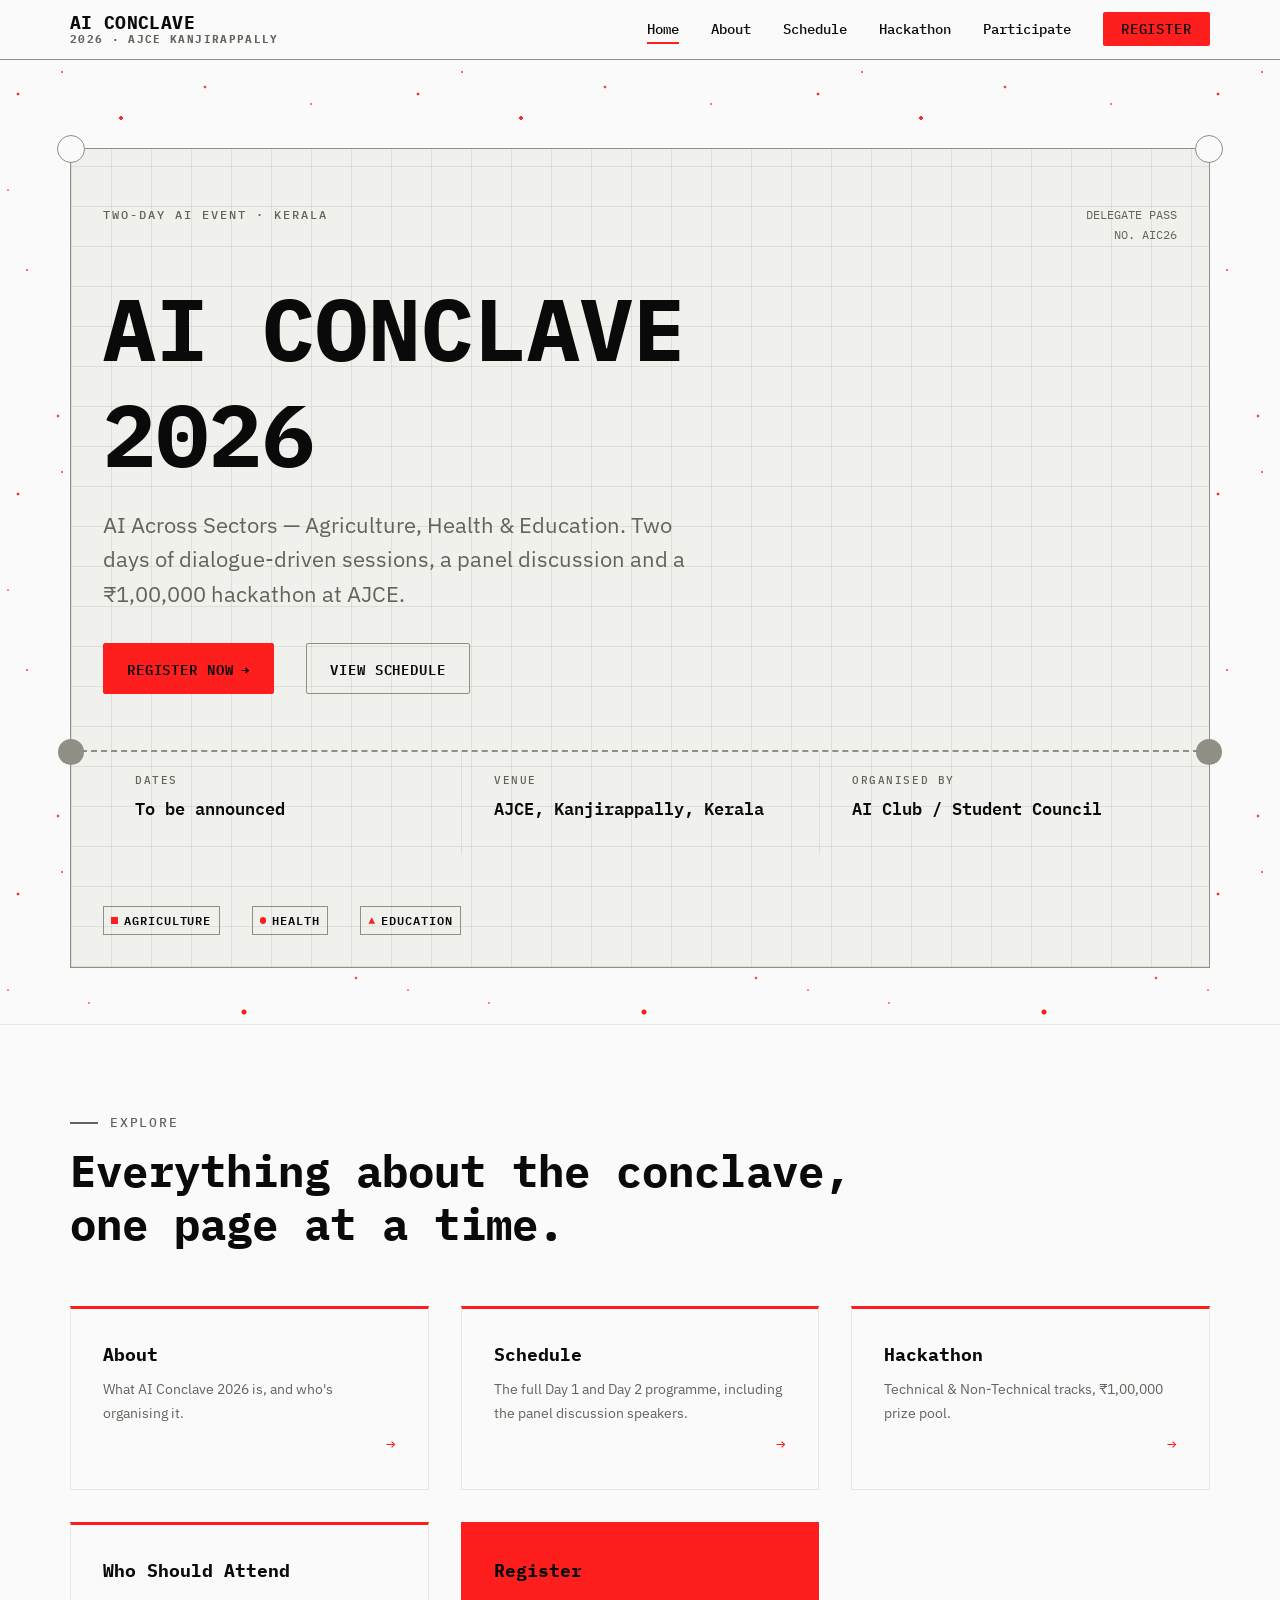
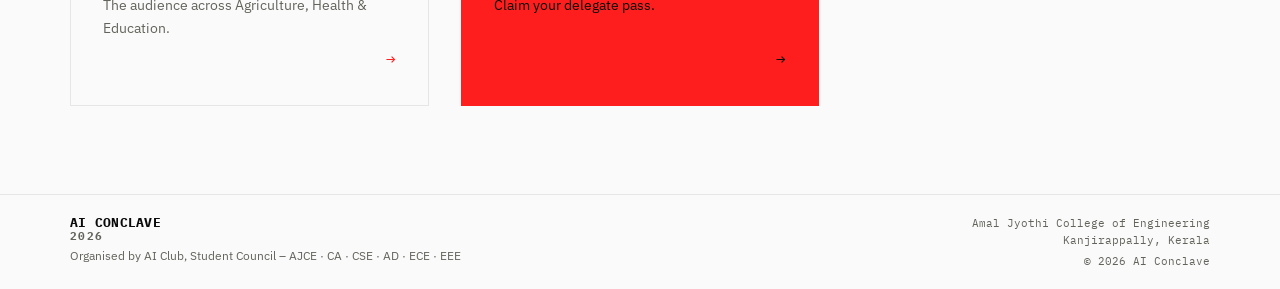
<file: index.html>
<!DOCTYPE html>
<html lang="en">
<head>
  <meta charset="UTF-8" />
  <meta name="viewport" content="width=device-width, initial-scale=1.0" />
  <title>AI Conclave 2026 — AJCE Kanjirappally</title>
  <meta name="description" content="AI Conclave 2026: a two-day AI event at Amal Jyothi College of Engineering, Kanjirappally, exploring AI across Agriculture, Health & Education." />

  <!-- Google Fonts: IBM Plex Mono (technical display) + IBM Plex Sans (body) -->
  <link rel="preconnect" href="https://fonts.googleapis.com" />
  <link rel="preconnect" href="https://fonts.gstatic.com" crossorigin />
  <link href="https://fonts.googleapis.com/css2?family=IBM+Plex+Mono:wght@400;500;600;700&family=IBM+Plex+Sans:wght@400;600;700&display=swap" rel="stylesheet" />

  <link rel="stylesheet" href="style.css" />
</head>
<body>
  <a class="skip-link" href="#main">Skip to main content</a>
  <div class="scroll-progress" id="scroll-progress" aria-hidden="true"></div>

  <!-- ==========================================================================
       SITE HEADER — sticky top nav. The site is split one page per section
       (see the About/, Schedule/, Panel/, Hackathon/, Participate/ and
       Register/ folders), so every link here is a real page, not an
       in-page anchor. This page (Home) is the current page, so its own
       nav link carries is-active / aria-current.
       ========================================================================== -->
  <header id="site-header">
    <div class="container header-bar">
      <a class="site-logo" href="index.html">
        AI CONCLAVE
        <span class="logo-year">2026 · AJCE KANJIRAPPALLY</span>
      </a>

      <button class="nav-toggle" type="button" aria-expanded="false" aria-controls="main-nav" id="nav-toggle">
        <span class="sr-only">Menu</span>
        <span class="nav-toggle-bar"></span>
        <span class="nav-toggle-bar"></span>
        <span class="nav-toggle-bar"></span>
      </button>

      <nav class="main-nav" id="main-nav" aria-label="Primary">
        <ul class="main-nav-list">
          <li><a href="index.html" class="is-active" aria-current="page">Home</a></li>
          <li><a href="About/index.html">About</a></li>
          <li><a href="Schedule/index.html">Schedule</a></li>
          <li><a href="Hackathon/index.html">Hackathon</a></li>
          <li><a href="Participate/index.html">Participate</a></li>
          <li><a class="btn btn-primary nav-cta" href="Register/index.html">Register</a></li>
        </ul>
      </nav>
    </div>
  </header>

  <main id="main">

    <!-- ==========================================================================
         #hero — event name, tagline, dates/venue/organiser as a boarding-pass
         style data strip on a "conference ticket" card, plus the sector key
         legend that recurs through the whole site.
         ========================================================================== -->
    <section id="hero" class="dot-field">
      <div class="container">
        <div class="hero-ticket" data-reveal>
          <div class="hero-inner">
            <div class="hero-top">
              <span class="hero-eyebrow">Two-Day AI Event · Kerala</span>
              <span class="hero-badge-no">DELEGATE PASS<br />NO. AIC26</span>
            </div>

            <h1 class="hero-title">AI Conclave<br />2026</h1>
            <p class="hero-tagline">AI Across Sectors — Agriculture, Health &amp; Education. Two days of dialogue-driven sessions, a panel discussion and a ₹1,00,000 hackathon at AJCE.</p>

            <div class="hero-actions">
              <a class="btn btn-primary" href="Register/index.html">
                Register Now <span class="btn-arrow" aria-hidden="true">→</span>
              </a>
              <a class="btn btn-outline" href="Schedule/index.html">View Schedule</a>
            </div>
          </div>

          <div class="hero-perforation"></div>

          <div class="hero-strip">
            <div class="hero-strip-item">
              <span class="hero-strip-label">Dates</span>
              <span class="hero-strip-value">To be announced</span>
            </div>
            <div class="hero-strip-item">
              <span class="hero-strip-label">Venue</span>
              <span class="hero-strip-value">AJCE, Kanjirappally, Kerala</span>
            </div>
            <div class="hero-strip-item">
              <span class="hero-strip-label">Organised By</span>
              <span class="hero-strip-value">AI Club / Student Council</span>
            </div>
          </div>

          <div class="hero-key">
            <div class="sector-key">
              <span class="stamp stamp-agri">Agriculture</span>
              <span class="stamp stamp-health">Health</span>
              <span class="stamp stamp-edu">Education</span>
            </div>
          </div>
        </div>
      </div>
    </section>

    <!-- ==========================================================================
         #explore — site map for a reader landing on Home: one card per page,
         since there's no more single scrolling page to discover content on.
         ========================================================================== -->
    <section id="explore" class="section">
      <div class="container">
        <div class="section-head" data-reveal>
          <p class="eyebrow">Explore</p>
          <h2 class="section-heading">Everything about the conclave, one page at a time.</h2>
        </div>

        <div class="page-links-grid">
          <a class="page-link-card" href="About/index.html" data-reveal>
            <span class="page-link-title">About</span>
            <span class="page-link-desc">What AI Conclave 2026 is, and who's organising it.</span>
            <span class="page-link-arrow" aria-hidden="true">→</span>
          </a>
          <a class="page-link-card" href="Schedule/index.html" data-reveal>
            <span class="page-link-title">Schedule</span>
            <span class="page-link-desc">The full Day 1 and Day 2 programme, including the panel discussion speakers.</span>
            <span class="page-link-arrow" aria-hidden="true">→</span>
          </a>
          <a class="page-link-card" href="Hackathon/index.html" data-reveal>
            <span class="page-link-title">Hackathon</span>
            <span class="page-link-desc">Technical &amp; Non-Technical tracks, ₹1,00,000 prize pool.</span>
            <span class="page-link-arrow" aria-hidden="true">→</span>
          </a>
          <a class="page-link-card" href="Participate/index.html" data-reveal>
            <span class="page-link-title">Who Should Attend</span>
            <span class="page-link-desc">The audience across Agriculture, Health &amp; Education.</span>
            <span class="page-link-arrow" aria-hidden="true">→</span>
          </a>
          <a class="page-link-card page-link-card-cta" href="Register/index.html" data-reveal>
            <span class="page-link-title">Register</span>
            <span class="page-link-desc">Claim your delegate pass.</span>
            <span class="page-link-arrow" aria-hidden="true">→</span>
          </a>
        </div>
      </div>
    </section>
  </main>

  <!-- ==========================================================================
       #footer — organiser credit for the AI Club / Student Council and the
       five co-organising departments.
       ========================================================================== -->
  <footer id="footer">
    <div class="container footer-grid">
      <div class="footer-org">
        <span class="site-logo">AI CONCLAVE <span class="logo-year">2026</span></span>
        <p class="footer-departments">Organised by AI Club, Student Council &ndash; AJCE &middot; CA &middot; CSE &middot; AD &middot; ECE &middot; EEE</p>
      </div>
      <div class="footer-meta">
        <p>Amal Jyothi College of Engineering<br />Kanjirappally, Kerala</p>
        <p>&copy; 2026 AI Conclave</p>
      </div>
    </div>
  </footer>

  <script src="script.js"></script>
</body>
</html>
</file>
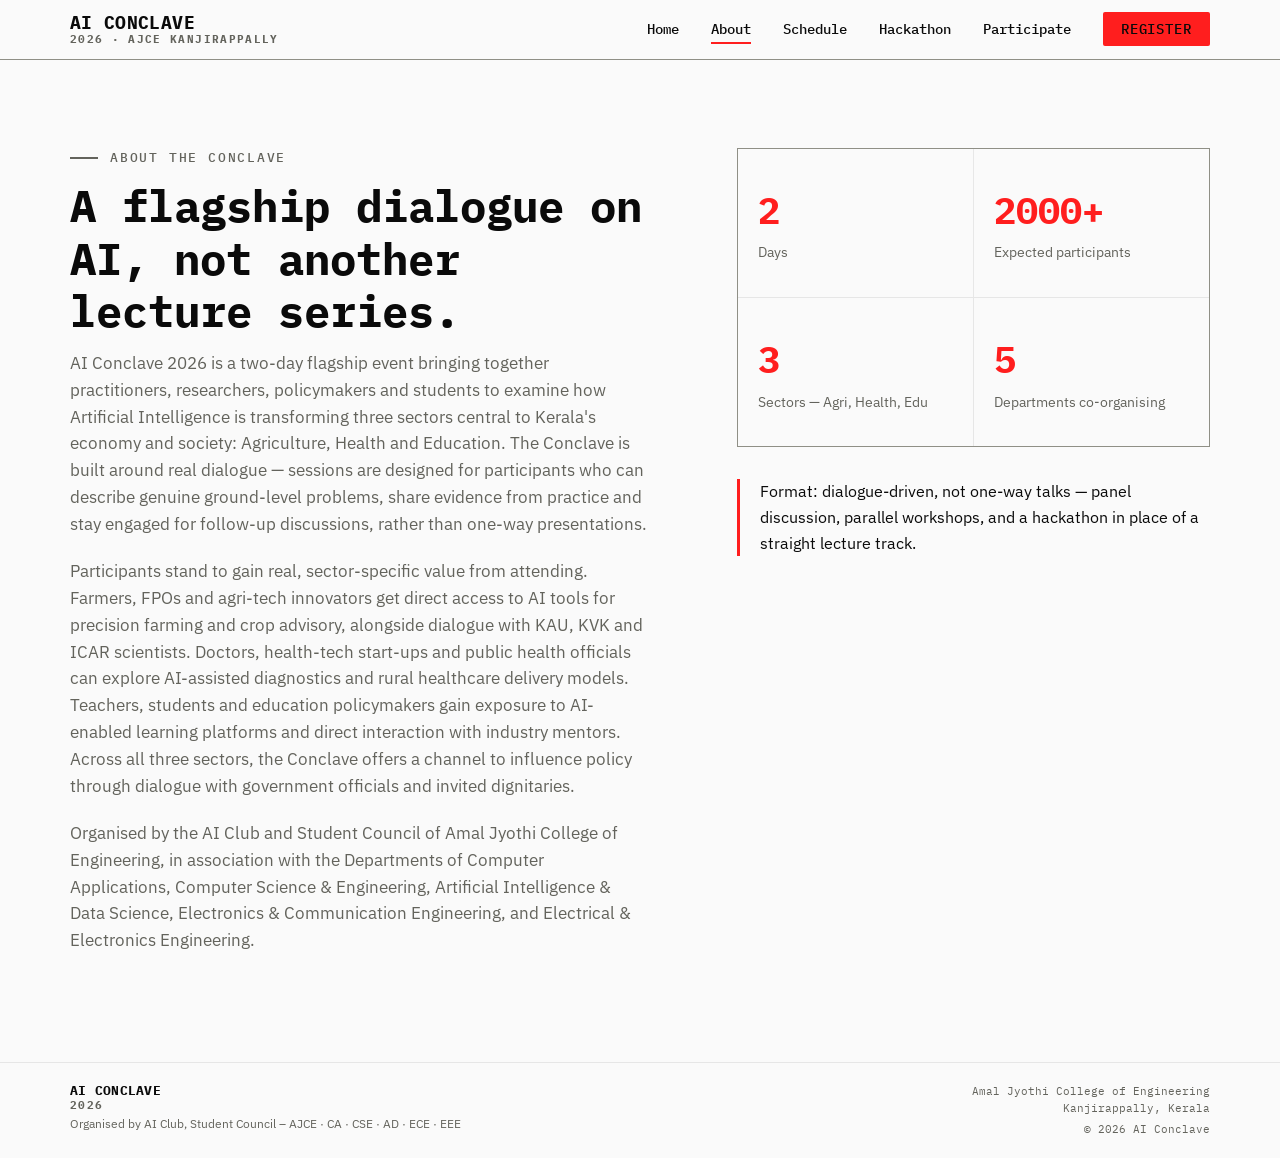
<file: About/index.html>
<!DOCTYPE html>
<html lang="en">
<head>
  <meta charset="UTF-8" />
  <meta name="viewport" content="width=device-width, initial-scale=1.0" />
  <title>About — AI Conclave 2026</title>
  <meta name="description" content="AI Conclave 2026 is a two-day flagship AI event at AJCE spanning Agriculture, Health and Education, built around dialogue rather than one-way talks." />

  <!-- Google Fonts: IBM Plex Mono (technical display) + IBM Plex Sans (body) -->
  <link rel="preconnect" href="https://fonts.googleapis.com" />
  <link rel="preconnect" href="https://fonts.gstatic.com" crossorigin />
  <link href="https://fonts.googleapis.com/css2?family=IBM+Plex+Mono:wght@400;500;600;700&family=IBM+Plex+Sans:wght@400;600;700&display=swap" rel="stylesheet" />

  <link rel="stylesheet" href="style.css" />
</head>
<body>
  <a class="skip-link" href="#main">Skip to main content</a>
  <div class="scroll-progress" id="scroll-progress" aria-hidden="true"></div>

  <!-- ==========================================================================
       SITE HEADER — identical nav on every page, one folder up (../) to
       reach Home and any sibling section folder. This page's own link
       carries is-active / aria-current.
       ========================================================================== -->
  <header id="site-header">
    <div class="container header-bar">
      <a class="site-logo" href="../index.html">
        AI CONCLAVE
        <span class="logo-year">2026 · AJCE KANJIRAPPALLY</span>
      </a>

      <button class="nav-toggle" type="button" aria-expanded="false" aria-controls="main-nav" id="nav-toggle">
        <span class="sr-only">Menu</span>
        <span class="nav-toggle-bar"></span>
        <span class="nav-toggle-bar"></span>
        <span class="nav-toggle-bar"></span>
      </button>

      <nav class="main-nav" id="main-nav" aria-label="Primary">
        <ul class="main-nav-list">
          <li><a href="../index.html">Home</a></li>
          <li><a href="../About/index.html" class="is-active" aria-current="page">About</a></li>
          <li><a href="../Schedule/index.html">Schedule</a></li>
          <li><a href="../Hackathon/index.html">Hackathon</a></li>
          <li><a href="../Participate/index.html">Participate</a></li>
          <li><a class="btn btn-primary nav-cta" href="../Register/index.html">Register</a></li>
        </ul>
      </nav>
    </div>
  </header>

  <main id="main">

    <!-- ==========================================================================
         #about — what the conclave is: 2-day flagship AI event spanning
         Agriculture/Health/Education, 2000+ expected participants, and the
         "dialogue not lecture" format.
         ========================================================================== -->
    <section id="about" class="section">
      <div class="container about-grid">
        <div data-reveal>
          <p class="eyebrow">About the Conclave</p>
          <h1 class="section-heading">A flagship dialogue on AI, not another lecture series.</h1>
          <p class="section-lede">AI Conclave 2026 is a two-day flagship event bringing together practitioners, researchers, policymakers and students to examine how Artificial Intelligence is transforming three sectors central to Kerala's economy and society: Agriculture, Health and Education. The Conclave is built around real dialogue — sessions are designed for participants who can describe genuine ground-level problems, share evidence from practice and stay engaged for follow-up discussions, rather than one-way presentations.</p>
          <p class="section-lede">Participants stand to gain real, sector-specific value from attending. Farmers, FPOs and agri-tech innovators get direct access to AI tools for precision farming and crop advisory, alongside dialogue with KAU, KVK and ICAR scientists. Doctors, health-tech start-ups and public health officials can explore AI-assisted diagnostics and rural healthcare delivery models. Teachers, students and education policymakers gain exposure to AI-enabled learning platforms and direct interaction with industry mentors. Across all three sectors, the Conclave offers a channel to influence policy through dialogue with government officials and invited dignitaries.</p>
          <p class="section-lede">Organised by the AI Club and Student Council of Amal Jyothi College of Engineering, in association with the Departments of Computer Applications, Computer Science &amp; Engineering, Artificial Intelligence &amp; Data Science, Electronics &amp; Communication Engineering, and Electrical &amp; Electronics Engineering.</p>
        </div>

        <div data-reveal>
          <div class="about-stats">
            <div class="about-stat">
              <span class="about-stat-figure mono-figure" data-count-to="2">2</span>
              <span class="about-stat-label">Days</span>
            </div>
            <div class="about-stat">
              <span class="about-stat-figure mono-figure" data-count-to="2000" data-suffix="+">2000+</span>
              <span class="about-stat-label">Expected participants</span>
            </div>
            <div class="about-stat">
              <span class="about-stat-figure mono-figure" data-count-to="3">3</span>
              <span class="about-stat-label">Sectors — Agri, Health, Edu</span>
            </div>
            <div class="about-stat">
              <span class="about-stat-figure mono-figure" data-count-to="5">5</span>
              <span class="about-stat-label">Departments co-organising</span>
            </div>
          </div>
          <p class="about-principle">Format: dialogue-driven, not one-way talks — panel discussion, parallel workshops, and a hackathon in place of a straight lecture track.</p>
        </div>
      </div>
    </section>
  </main>

  <!-- ==========================================================================
       #footer — organiser credit for the AI Club / Student Council and the
       five co-organising departments.
       ========================================================================== -->
  <footer id="footer">
    <div class="container footer-grid">
      <div class="footer-org">
        <span class="site-logo">AI CONCLAVE <span class="logo-year">2026</span></span>
        <p class="footer-departments">Organised by AI Club, Student Council &ndash; AJCE &middot; CA &middot; CSE &middot; AD &middot; ECE &middot; EEE</p>
      </div>
      <div class="footer-meta">
        <p>Amal Jyothi College of Engineering<br />Kanjirappally, Kerala</p>
        <p>&copy; 2026 AI Conclave</p>
      </div>
    </div>
  </footer>

  <script src="script.js"></script>
</body>
</html>
</file>
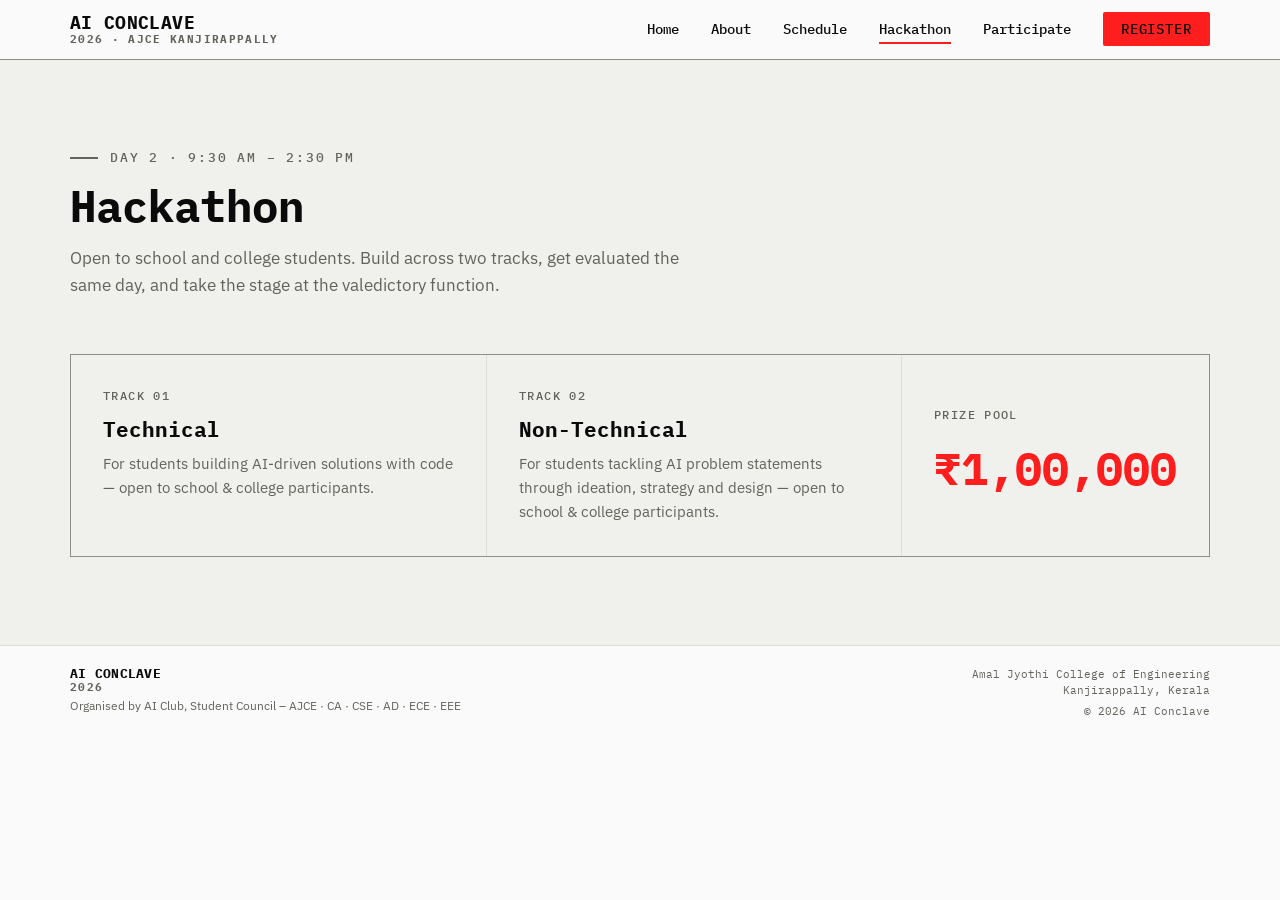
<file: Hackathon/index.html>
<!DOCTYPE html>
<html lang="en">
<head>
  <meta charset="UTF-8" />
  <meta name="viewport" content="width=device-width, initial-scale=1.0" />
  <title>Hackathon — AI Conclave 2026</title>
  <meta name="description" content="AI Conclave 2026 Hackathon — Technical and Non-Technical tracks for school & college students, Day 2, 9:30 AM to 2:30 PM, prize pool ₹1,00,000." />

  <!-- Google Fonts: IBM Plex Mono (technical display) + IBM Plex Sans (body) -->
  <link rel="preconnect" href="https://fonts.googleapis.com" />
  <link rel="preconnect" href="https://fonts.gstatic.com" crossorigin />
  <link href="https://fonts.googleapis.com/css2?family=IBM+Plex+Mono:wght@400;500;600;700&family=IBM+Plex+Sans:wght@400;600;700&display=swap" rel="stylesheet" />

  <link rel="stylesheet" href="style.css" />
</head>
<body>
  <a class="skip-link" href="#main">Skip to main content</a>
  <div class="scroll-progress" id="scroll-progress" aria-hidden="true"></div>

  <!-- ==========================================================================
       SITE HEADER — identical nav on every page, one folder up (../) to
       reach Home and any sibling section folder. This page's own link
       carries is-active / aria-current.
       ========================================================================== -->
  <header id="site-header">
    <div class="container header-bar">
      <a class="site-logo" href="../index.html">
        AI CONCLAVE
        <span class="logo-year">2026 · AJCE KANJIRAPPALLY</span>
      </a>

      <button class="nav-toggle" type="button" aria-expanded="false" aria-controls="main-nav" id="nav-toggle">
        <span class="sr-only">Menu</span>
        <span class="nav-toggle-bar"></span>
        <span class="nav-toggle-bar"></span>
        <span class="nav-toggle-bar"></span>
      </button>

      <nav class="main-nav" id="main-nav" aria-label="Primary">
        <ul class="main-nav-list">
          <li><a href="../index.html">Home</a></li>
          <li><a href="../About/index.html">About</a></li>
          <li><a href="../Schedule/index.html">Schedule</a></li>
          <li><a href="../Hackathon/index.html" class="is-active" aria-current="page">Hackathon</a></li>
          <li><a href="../Participate/index.html">Participate</a></li>
          <li><a class="btn btn-primary nav-cta" href="../Register/index.html">Register</a></li>
        </ul>
      </nav>
    </div>
  </header>

  <main id="main">

    <!-- ==========================================================================
         #hackathon — Day 2 highlight: Technical / Non-Technical tracks and the
         ₹1,00,000 prize pool.
         ========================================================================== -->
    <section id="hackathon" class="section">
      <div class="container">
        <div class="section-head" data-reveal>
          <p class="eyebrow">Day 2 · 9:30 AM – 2:30 PM</p>
          <h1 class="section-heading">Hackathon</h1>
          <p class="section-lede">Open to school and college students. Build across two tracks, get evaluated the same day, and take the stage at the valedictory function.</p>
        </div>

        <div class="hackathon-grid" data-reveal>
          <div class="hackathon-track">
            <span class="hackathon-track-label">Track 01</span>
            <h2>Technical</h2>
            <p>For students building AI-driven solutions with code — open to school &amp; college participants.</p>
          </div>
          <div class="hackathon-track">
            <span class="hackathon-track-label">Track 02</span>
            <h2>Non-Technical</h2>
            <p>For students tackling AI problem statements through ideation, strategy and design — open to school &amp; college participants.</p>
          </div>
          <div class="hackathon-prize">
            <span class="hackathon-prize-label">Prize Pool</span>
            <span class="hackathon-prize-figure mono-figure" data-count-to="100000" data-prefix="₹" data-format="indian">₹1,00,000</span>
          </div>
        </div>
      </div>
    </section>
  </main>

  <!-- ==========================================================================
       #footer — organiser credit for the AI Club / Student Council and the
       five co-organising departments.
       ========================================================================== -->
  <footer id="footer">
    <div class="container footer-grid">
      <div class="footer-org">
        <span class="site-logo">AI CONCLAVE <span class="logo-year">2026</span></span>
        <p class="footer-departments">Organised by AI Club, Student Council &ndash; AJCE &middot; CA &middot; CSE &middot; AD &middot; ECE &middot; EEE</p>
      </div>
      <div class="footer-meta">
        <p>Amal Jyothi College of Engineering<br />Kanjirappally, Kerala</p>
        <p>&copy; 2026 AI Conclave</p>
      </div>
    </div>
  </footer>

  <script src="script.js"></script>
</body>
</html>
</file>
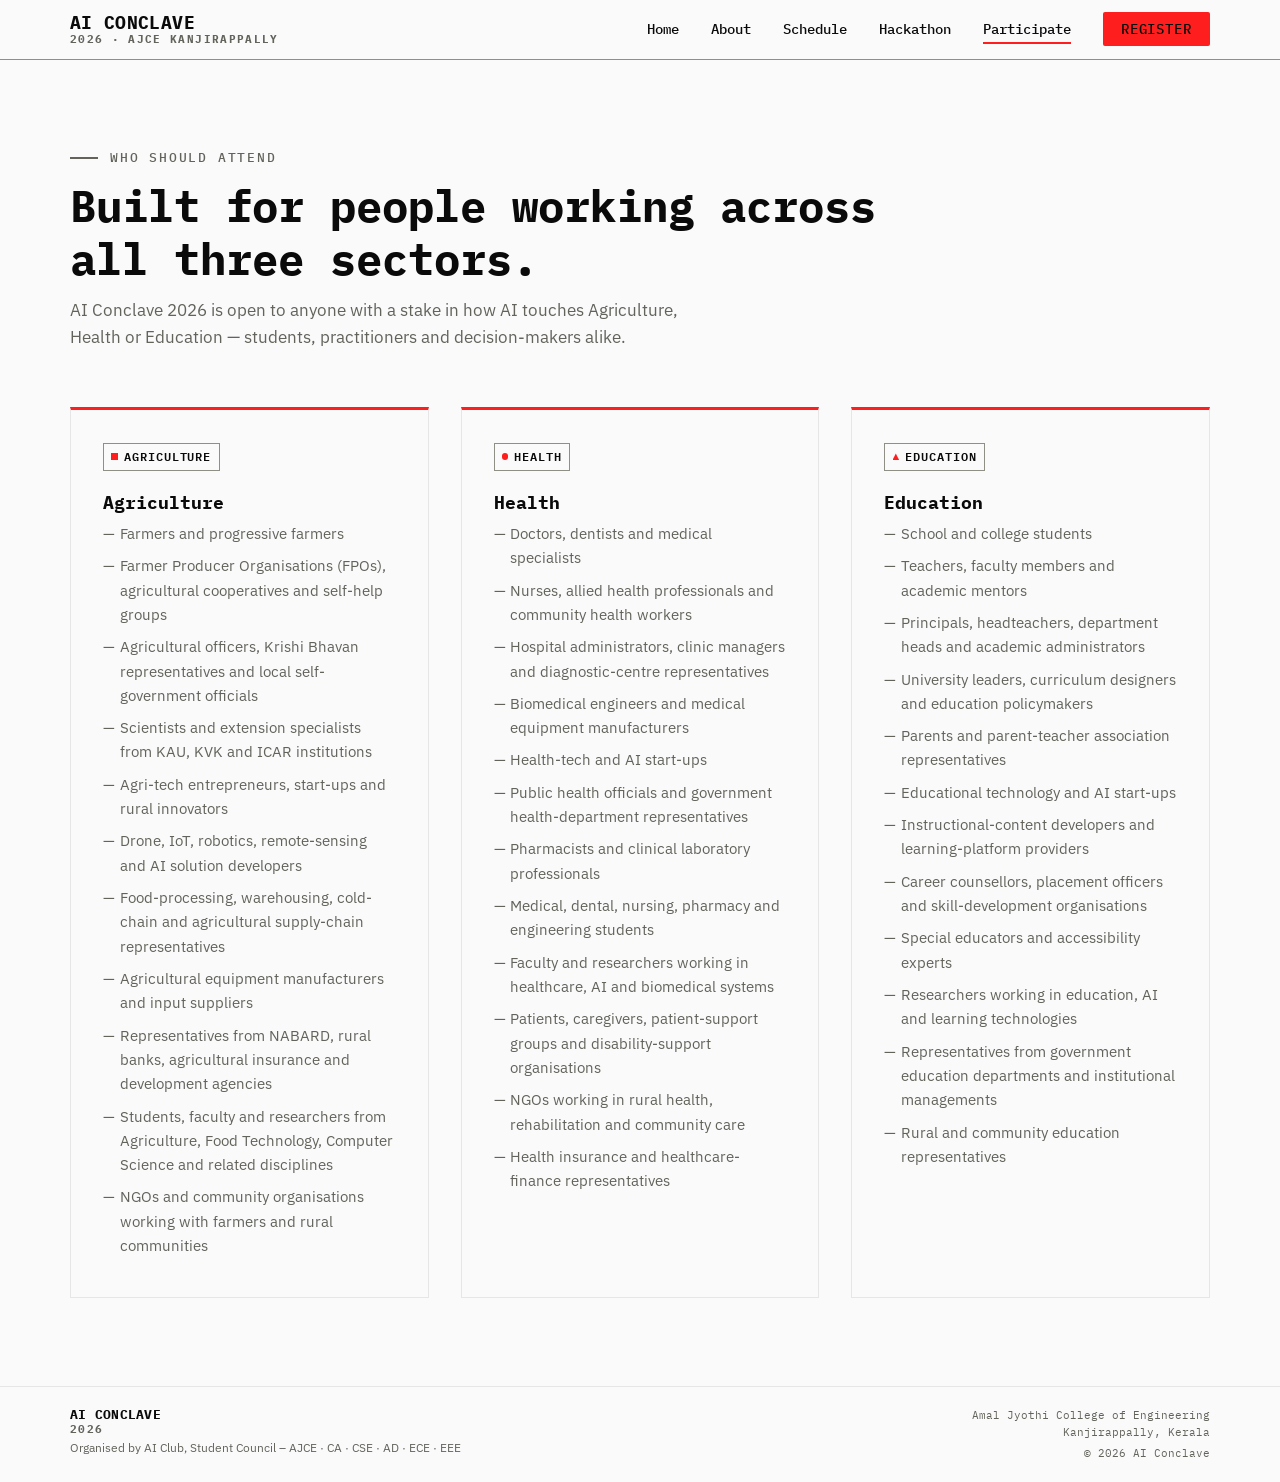
<file: Participate/index.html>
<!DOCTYPE html>
<html lang="en">
<head>
  <meta charset="UTF-8" />
  <meta name="viewport" content="width=device-width, initial-scale=1.0" />
  <title>Who Should Attend — AI Conclave 2026</title>
  <meta name="description" content="Who should attend AI Conclave 2026 — audience groups across Agriculture, Health and Education." />

  <!-- Google Fonts: IBM Plex Mono (technical display) + IBM Plex Sans (body) -->
  <link rel="preconnect" href="https://fonts.googleapis.com" />
  <link rel="preconnect" href="https://fonts.gstatic.com" crossorigin />
  <link href="https://fonts.googleapis.com/css2?family=IBM+Plex+Mono:wght@400;500;600;700&family=IBM+Plex+Sans:wght@400;600;700&display=swap" rel="stylesheet" />

  <link rel="stylesheet" href="style.css" />
</head>
<body>
  <a class="skip-link" href="#main">Skip to main content</a>
  <div class="scroll-progress" id="scroll-progress" aria-hidden="true"></div>

  <!-- ==========================================================================
       SITE HEADER — identical nav on every page, one folder up (../) to
       reach Home and any sibling section folder. This page's own link
       carries is-active / aria-current.
       ========================================================================== -->
  <header id="site-header">
    <div class="container header-bar">
      <a class="site-logo" href="../index.html">
        AI CONCLAVE
        <span class="logo-year">2026 · AJCE KANJIRAPPALLY</span>
      </a>

      <button class="nav-toggle" type="button" aria-expanded="false" aria-controls="main-nav" id="nav-toggle">
        <span class="sr-only">Menu</span>
        <span class="nav-toggle-bar"></span>
        <span class="nav-toggle-bar"></span>
        <span class="nav-toggle-bar"></span>
      </button>

      <nav class="main-nav" id="main-nav" aria-label="Primary">
        <ul class="main-nav-list">
          <li><a href="../index.html">Home</a></li>
          <li><a href="../About/index.html">About</a></li>
          <li><a href="../Schedule/index.html">Schedule</a></li>
          <li><a href="../Hackathon/index.html">Hackathon</a></li>
          <li><a href="../Participate/index.html" class="is-active" aria-current="page">Participate</a></li>
          <li><a class="btn btn-primary nav-cta" href="../Register/index.html">Register</a></li>
        </ul>
      </nav>
    </div>
  </header>

  <main id="main">

    <!-- ==========================================================================
         #participants — "who should attend", grouped by the three sectors
         (#participants-agri, #participants-health, #participants-edu).
         ========================================================================== -->
    <section id="participants" class="section">
      <div class="container">
        <div class="section-head" data-reveal>
          <p class="eyebrow">Who Should Attend</p>
          <h1 class="section-heading">Built for people working across all three sectors.</h1>
          <p class="section-lede">AI Conclave 2026 is open to anyone with a stake in how AI touches Agriculture, Health or Education — students, practitioners and decision-makers alike.</p>
        </div>

        <div class="participants-grid">
          <!-- #participants-agri -->
          <div id="participants-agri" class="participant-group" data-reveal>
            <span class="stamp stamp-agri">Agriculture</span>
            <h2>Agriculture</h2>
            <ul class="participant-list">
              <li>Farmers and progressive farmers</li>
              <li>Farmer Producer Organisations (FPOs), agricultural cooperatives and self-help groups</li>
              <li>Agricultural officers, Krishi Bhavan representatives and local self-government officials</li>
              <li>Scientists and extension specialists from KAU, KVK and ICAR institutions</li>
              <li>Agri-tech entrepreneurs, start-ups and rural innovators</li>
              <li>Drone, IoT, robotics, remote-sensing and AI solution developers</li>
              <li>Food-processing, warehousing, cold-chain and agricultural supply-chain representatives</li>
              <li>Agricultural equipment manufacturers and input suppliers</li>
              <li>Representatives from NABARD, rural banks, agricultural insurance and development agencies</li>
              <li>Students, faculty and researchers from Agriculture, Food Technology, Computer Science and related disciplines</li>
              <li>NGOs and community organisations working with farmers and rural communities</li>
            </ul>
          </div>

          <!-- #participants-health -->
          <div id="participants-health" class="participant-group" data-reveal>
            <span class="stamp stamp-health">Health</span>
            <h2>Health</h2>
            <ul class="participant-list">
              <li>Doctors, dentists and medical specialists</li>
              <li>Nurses, allied health professionals and community health workers</li>
              <li>Hospital administrators, clinic managers and diagnostic-centre representatives</li>
              <li>Biomedical engineers and medical equipment manufacturers</li>
              <li>Health-tech and AI start-ups</li>
              <li>Public health officials and government health-department representatives</li>
              <li>Pharmacists and clinical laboratory professionals</li>
              <li>Medical, dental, nursing, pharmacy and engineering students</li>
              <li>Faculty and researchers working in healthcare, AI and biomedical systems</li>
              <li>Patients, caregivers, patient-support groups and disability-support organisations</li>
              <li>NGOs working in rural health, rehabilitation and community care</li>
              <li>Health insurance and healthcare-finance representatives</li>
            </ul>
          </div>

          <!-- #participants-edu -->
          <div id="participants-edu" class="participant-group" data-reveal>
            <span class="stamp stamp-edu">Education</span>
            <h2>Education</h2>
            <ul class="participant-list">
              <li>School and college students</li>
              <li>Teachers, faculty members and academic mentors</li>
              <li>Principals, headteachers, department heads and academic administrators</li>
              <li>University leaders, curriculum designers and education policymakers</li>
              <li>Parents and parent-teacher association representatives</li>
              <li>Educational technology and AI start-ups</li>
              <li>Instructional-content developers and learning-platform providers</li>
              <li>Career counsellors, placement officers and skill-development organisations</li>
              <li>Special educators and accessibility experts</li>
              <li>Researchers working in education, AI and learning technologies</li>
              <li>Representatives from government education departments and institutional managements</li>
              <li>Rural and community education representatives</li>
            </ul>
          </div>
        </div>
      </div>
    </section>
  </main>

  <!-- ==========================================================================
       #footer — organiser credit for the AI Club / Student Council and the
       five co-organising departments.
       ========================================================================== -->
  <footer id="footer">
    <div class="container footer-grid">
      <div class="footer-org">
        <span class="site-logo">AI CONCLAVE <span class="logo-year">2026</span></span>
        <p class="footer-departments">Organised by AI Club, Student Council &ndash; AJCE &middot; CA &middot; CSE &middot; AD &middot; ECE &middot; EEE</p>
      </div>
      <div class="footer-meta">
        <p>Amal Jyothi College of Engineering<br />Kanjirappally, Kerala</p>
        <p>&copy; 2026 AI Conclave</p>
      </div>
    </div>
  </footer>

  <script src="script.js"></script>
</body>
</html>
</file>
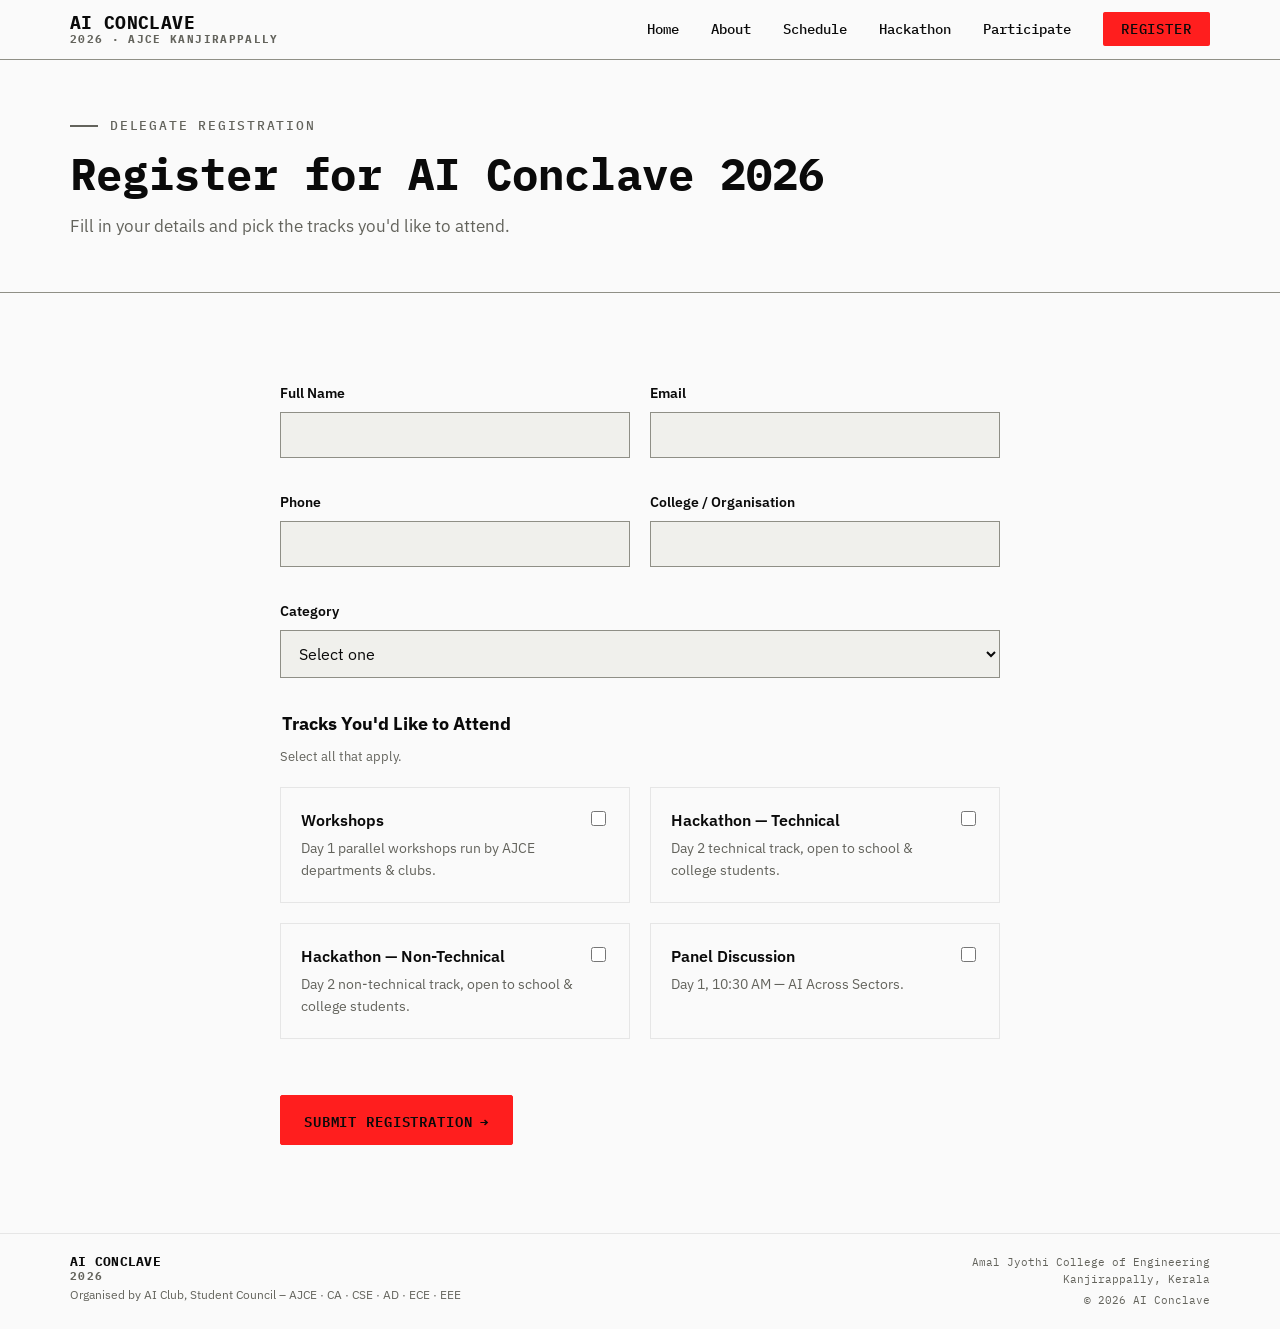
<file: Register/index.html>
<!DOCTYPE html>
<html lang="en">
<head>
  <meta charset="UTF-8" />
  <meta name="viewport" content="width=device-width, initial-scale=1.0" />
  <title>Register — AI Conclave 2026</title>
  <meta name="description" content="Register for AI Conclave 2026 at AJCE, Kanjirappally — select the workshops, hackathon tracks and panel discussion you want to attend." />

  <!-- Google Fonts: IBM Plex Mono (technical display) + IBM Plex Sans (body) -->
  <link rel="preconnect" href="https://fonts.googleapis.com" />
  <link rel="preconnect" href="https://fonts.gstatic.com" crossorigin />
  <link href="https://fonts.googleapis.com/css2?family=IBM+Plex+Mono:wght@400;500;600;700&family=IBM+Plex+Sans:wght@400;600;700&display=swap" rel="stylesheet" />

  <link rel="stylesheet" href="style.css" />
</head>
<body>
  <a class="skip-link" href="#main">Skip to main content</a>
  <div class="scroll-progress" id="scroll-progress" aria-hidden="true"></div>

  <!-- ==========================================================================
       SITE HEADER — identical nav on every page, one folder up (../) to
       reach Home and any sibling section folder. This page's own link
       carries is-active / aria-current.
       ========================================================================== -->
  <header id="site-header">
    <div class="container header-bar">
      <a class="site-logo" href="../index.html">
        AI CONCLAVE
        <span class="logo-year">2026 · AJCE KANJIRAPPALLY</span>
      </a>

      <button class="nav-toggle" type="button" aria-expanded="false" aria-controls="main-nav" id="nav-toggle">
        <span class="sr-only">Menu</span>
        <span class="nav-toggle-bar"></span>
        <span class="nav-toggle-bar"></span>
        <span class="nav-toggle-bar"></span>
      </button>

      <nav class="main-nav" id="main-nav" aria-label="Primary">
        <ul class="main-nav-list">
          <li><a href="../index.html">Home</a></li>
          <li><a href="../About/index.html">About</a></li>
          <li><a href="../Schedule/index.html">Schedule</a></li>
          <li><a href="../Hackathon/index.html">Hackathon</a></li>
          <li><a href="../Participate/index.html">Participate</a></li>
          <li><a class="btn btn-primary nav-cta is-active" href="../Register/index.html" aria-current="page">Register</a></li>
        </ul>
      </nav>
    </div>
  </header>

  <main id="main">

    <!-- ==========================================================================
         Register page header — short heading + context.
         ========================================================================== -->
    <section class="page-header">
      <div class="container">
        <p class="eyebrow">Delegate Registration</p>
        <h1 class="section-heading">Register for AI Conclave 2026</h1>
        <p class="section-lede">Fill in your details and pick the tracks you'd like to attend.</p>
      </div>
    </section>

    <!-- ==========================================================================
         #registration-form — the registration form itself: contact details,
         category, and a multi-select track checklist. On submit, JS shows a
         confirmation panel in place of a real backend (see script.js).
         ========================================================================== -->
    <section id="registration-form" class="section">
      <div class="container register-layout">
        <form id="register-form" novalidate>
          <div class="form-row">
            <div class="form-field">
              <label for="field-name">Full Name</label>
              <input type="text" id="field-name" name="name" autocomplete="name" required />
            </div>
            <div class="form-field">
              <label for="field-email">Email</label>
              <input type="email" id="field-email" name="email" autocomplete="email" required />
            </div>
          </div>

          <div class="form-row">
            <div class="form-field">
              <label for="field-phone">Phone</label>
              <input type="tel" id="field-phone" name="phone" autocomplete="tel" required />
            </div>
            <div class="form-field">
              <label for="field-org">College / Organisation</label>
              <input type="text" id="field-org" name="organisation" autocomplete="organization" required />
            </div>
          </div>

          <div class="form-field">
            <label for="field-category">Category</label>
            <select id="field-category" name="category" required>
              <option value="" disabled selected>Select one</option>
              <option value="Student">Student</option>
              <option value="Faculty">Faculty</option>
              <option value="Farmer">Farmer</option>
              <option value="Healthcare Professional">Healthcare Professional</option>
              <option value="Industry">Industry</option>
              <option value="Other">Other</option>
            </select>
          </div>

          <fieldset class="form-fieldset">
            <legend class="form-legend">Tracks You'd Like to Attend</legend>
            <p class="form-hint">Select all that apply.</p>

            <div class="track-options">
              <div class="track-option">
                <label for="track-workshops">
                  <span class="track-option-title">Workshops</span>
                  <span class="track-option-desc">Day 1 parallel workshops run by AJCE departments &amp; clubs.</span>
                </label>
                <input type="checkbox" id="track-workshops" name="tracks" value="Workshops" />
              </div>

              <div class="track-option">
                <label for="track-hackathon-tech">
                  <span class="track-option-title">Hackathon — Technical</span>
                  <span class="track-option-desc">Day 2 technical track, open to school &amp; college students.</span>
                </label>
                <input type="checkbox" id="track-hackathon-tech" name="tracks" value="Hackathon (Technical)" />
              </div>

              <div class="track-option">
                <label for="track-hackathon-nontech">
                  <span class="track-option-title">Hackathon — Non-Technical</span>
                  <span class="track-option-desc">Day 2 non-technical track, open to school &amp; college students.</span>
                </label>
                <input type="checkbox" id="track-hackathon-nontech" name="tracks" value="Hackathon (Non-Technical)" />
              </div>

              <div class="track-option">
                <label for="track-panel">
                  <span class="track-option-title">Panel Discussion</span>
                  <span class="track-option-desc">Day 1, 10:30 AM — AI Across Sectors.</span>
                </label>
                <input type="checkbox" id="track-panel" name="tracks" value="Panel Discussion" />
              </div>
            </div>
          </fieldset>

          <div class="form-submit-row">
            <button type="submit" class="btn btn-primary" id="register-submit">
              Submit Registration <span class="btn-arrow" aria-hidden="true">→</span>
            </button>
            <p class="form-error" id="register-error" role="alert">Please fill in all required fields.</p>
          </div>
        </form>

        <!-- Confirmation panel — hidden until submitRegistration() succeeds -->
        <div class="confirmation-panel" id="confirmation-panel" role="status" aria-live="polite">
          <span class="confirmation-stamp">Registration Received</span>
          <h2>You're on the list.</h2>
          <p>Thanks for registering for AI Conclave 2026. A confirmation with further details will be sent to your email closer to the event.</p>

          <dl class="confirmation-summary" id="confirmation-summary"></dl>

          <button type="button" class="btn btn-outline" id="register-again">Register Another Person</button>
        </div>
      </div>
    </section>
  </main>

  <!-- ==========================================================================
       #footer — organiser credit for the AI Club / Student Council and the
       five co-organising departments.
       ========================================================================== -->
  <footer id="footer">
    <div class="container footer-grid">
      <div class="footer-org">
        <span class="site-logo">AI CONCLAVE <span class="logo-year">2026</span></span>
        <p class="footer-departments">Organised by AI Club, Student Council &ndash; AJCE &middot; CA &middot; CSE &middot; AD &middot; ECE &middot; EEE</p>
      </div>
      <div class="footer-meta">
        <p>Amal Jyothi College of Engineering<br />Kanjirappally, Kerala</p>
        <p>&copy; 2026 AI Conclave</p>
      </div>
    </div>
  </footer>

  <script src="script.js"></script>
</body>
</html>
</file>
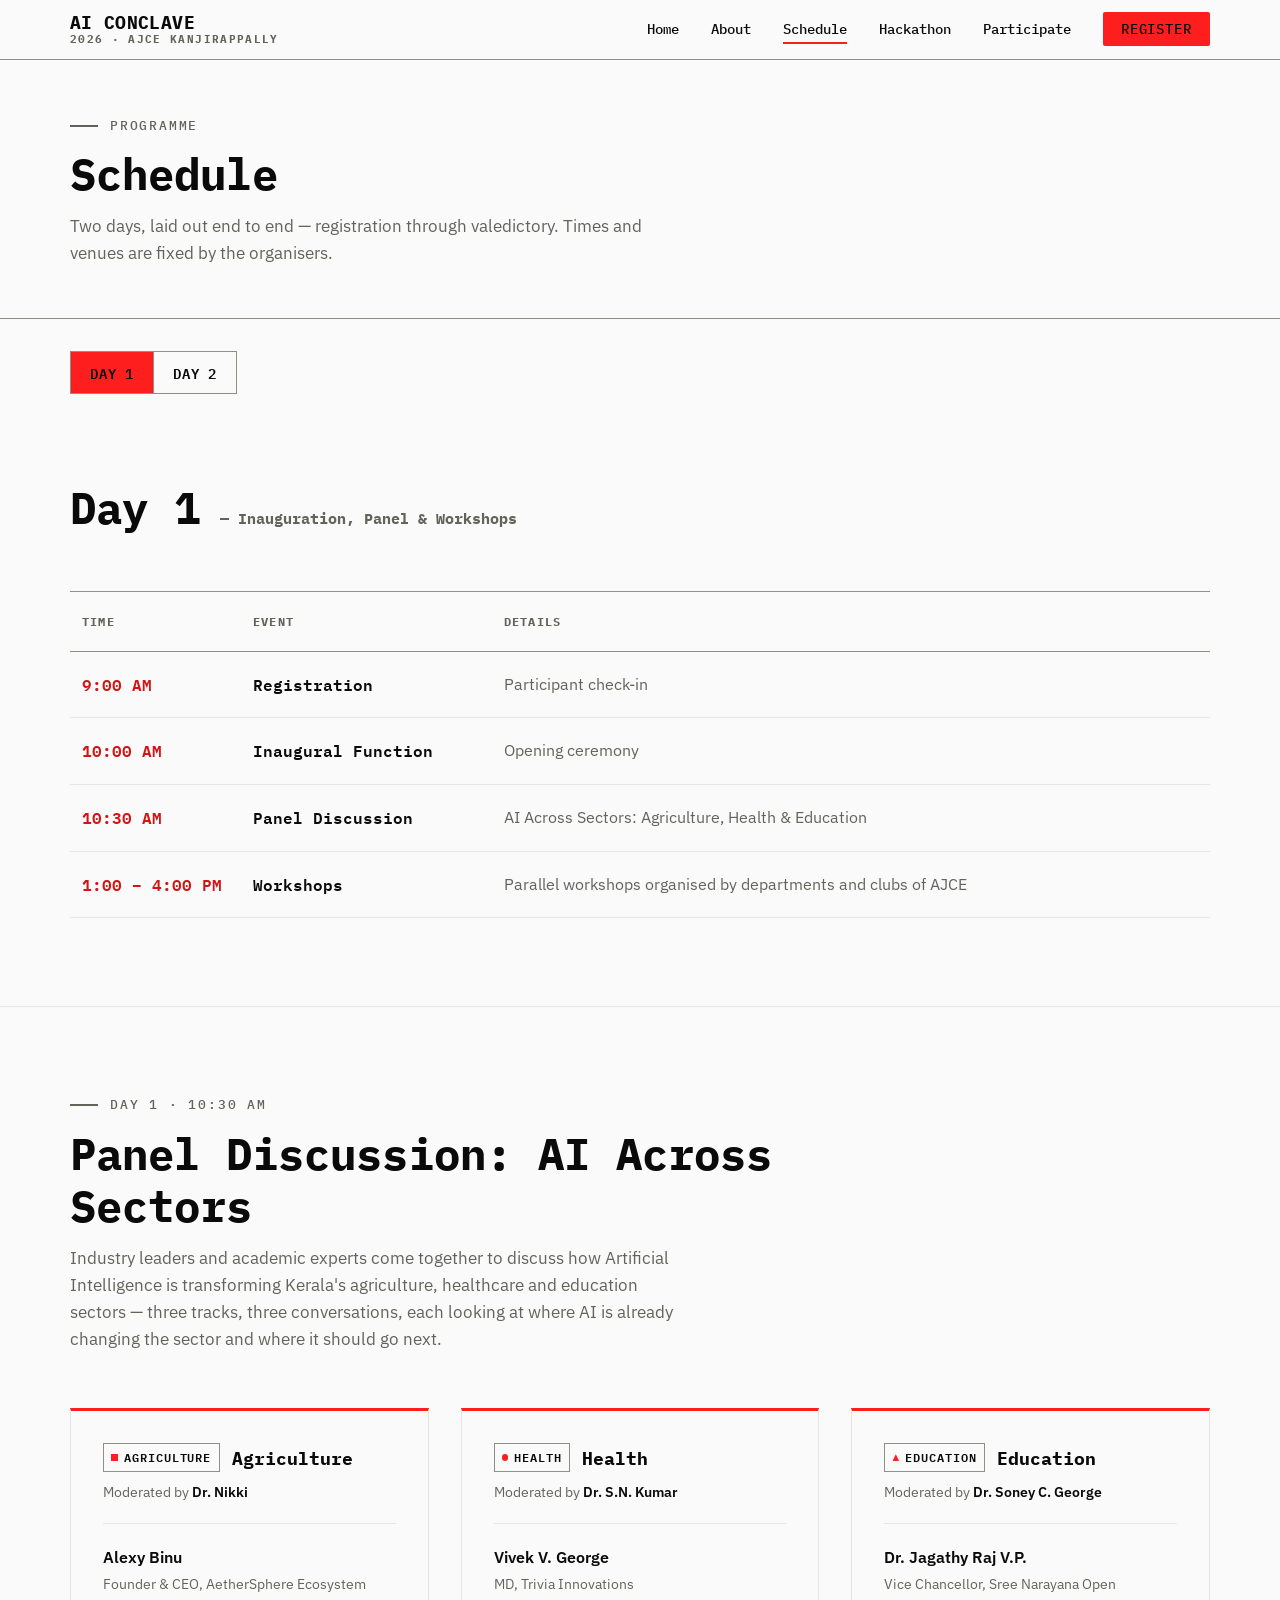
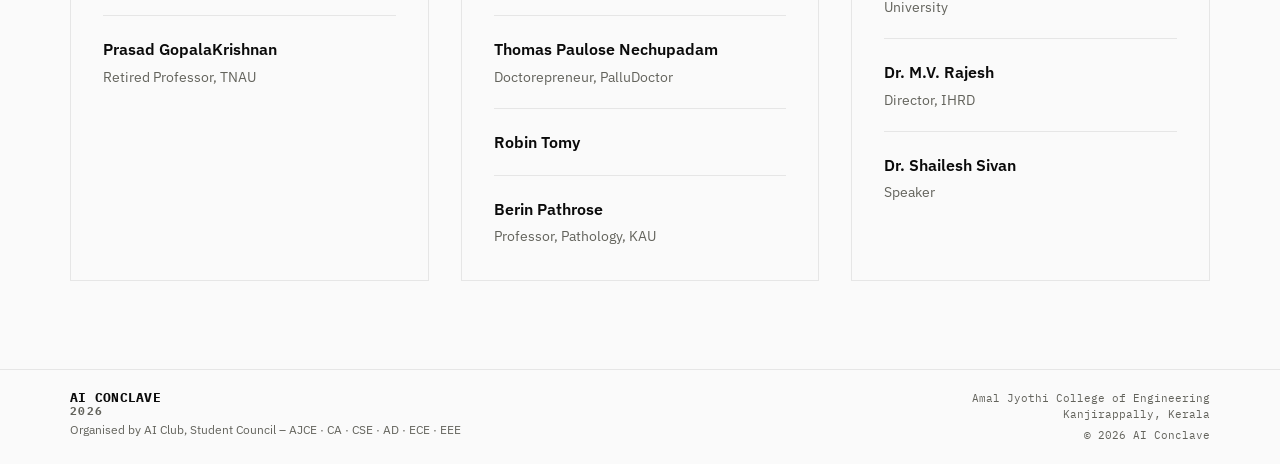
<file: Schedule/index.html>
<!DOCTYPE html>
<html lang="en">
<head>
  <meta charset="UTF-8" />
  <meta name="viewport" content="width=device-width, initial-scale=1.0" />
  <title>Schedule — AI Conclave 2026</title>
  <meta name="description" content="Full Day 1 and Day 2 schedule for AI Conclave 2026 at AJCE — registration, inaugural function, panel discussion, workshops, hackathon and valedictory." />

  <!-- Google Fonts: IBM Plex Mono (technical display) + IBM Plex Sans (body) -->
  <link rel="preconnect" href="https://fonts.googleapis.com" />
  <link rel="preconnect" href="https://fonts.gstatic.com" crossorigin />
  <link href="https://fonts.googleapis.com/css2?family=IBM+Plex+Mono:wght@400;500;600;700&family=IBM+Plex+Sans:wght@400;600;700&display=swap" rel="stylesheet" />

  <link rel="stylesheet" href="style.css" />
</head>
<body>
  <a class="skip-link" href="#main">Skip to main content</a>
  <div class="scroll-progress" id="scroll-progress" aria-hidden="true"></div>

  <!-- ==========================================================================
       SITE HEADER — identical nav on every page, one folder up (../) to
       reach Home and any sibling section folder. This page's own link
       carries is-active / aria-current.
       ========================================================================== -->
  <header id="site-header">
    <div class="container header-bar">
      <a class="site-logo" href="../index.html">
        AI CONCLAVE
        <span class="logo-year">2026 · AJCE KANJIRAPPALLY</span>
      </a>

      <button class="nav-toggle" type="button" aria-expanded="false" aria-controls="main-nav" id="nav-toggle">
        <span class="sr-only">Menu</span>
        <span class="nav-toggle-bar"></span>
        <span class="nav-toggle-bar"></span>
        <span class="nav-toggle-bar"></span>
      </button>

      <nav class="main-nav" id="main-nav" aria-label="Primary">
        <ul class="main-nav-list">
          <li><a href="../index.html">Home</a></li>
          <li><a href="../About/index.html">About</a></li>
          <li><a href="../Schedule/index.html" class="is-active" aria-current="page">Schedule</a></li>
          <li><a href="../Hackathon/index.html">Hackathon</a></li>
          <li><a href="../Participate/index.html">Participate</a></li>
          <li><a class="btn btn-primary nav-cta" href="../Register/index.html">Register</a></li>
        </ul>
      </nav>
    </div>
  </header>

  <main id="main">

    <!-- ==========================================================================
         Page header — short intro before the two schedule tables below.
         ========================================================================== -->
    <section class="page-header">
      <div class="container">
        <p class="eyebrow">Programme</p>
        <h1 class="section-heading">Schedule</h1>
        <p class="section-lede">Two days, laid out end to end — registration through valedictory. Times and venues are fixed by the organisers.</p>
      </div>
    </section>

    <!-- ==========================================================================
         Day toggle — lets a reader flip between Day 1 and Day 2 instead of
         scanning both tables at once (see script.js initScheduleTabs()).
         Without JS both days simply stay visible, so nothing is lost.
         ========================================================================== -->
    <div class="container day-toggle-wrap">
      <div class="day-toggle" role="group" aria-label="Select schedule day">
        <button type="button" class="day-toggle-btn is-active" data-day-target="1" aria-pressed="true">Day 1</button>
        <button type="button" class="day-toggle-btn" data-day-target="2" aria-pressed="false">Day 2</button>
      </div>
    </div>

    <!-- ==========================================================================
         #schedule-day1 — Day 1 programme as a ledger-style table (time / event
         / description). Data is fixed; do not alter times or wording.
         ========================================================================== -->
    <section id="schedule-day1" class="section">
      <div class="container">
        <div class="section-head" data-reveal>
          <h2 class="section-heading day-heading">Day 1 <span class="mono-figure">— Inauguration, Panel &amp; Workshops</span></h2>
        </div>

        <table class="schedule-table" data-reveal>
          <caption class="sr-only">Day 1 schedule</caption>
          <thead>
            <tr>
              <th scope="col">Time</th>
              <th scope="col">Event</th>
              <th scope="col">Details</th>
            </tr>
          </thead>
          <tbody>
            <tr>
              <td class="schedule-time mono-figure">9:00 AM</td>
              <td class="schedule-event">Registration</td>
              <td class="schedule-desc">Participant check-in</td>
            </tr>
            <tr>
              <td class="schedule-time mono-figure">10:00 AM</td>
              <td class="schedule-event">Inaugural Function</td>
              <td class="schedule-desc">Opening ceremony</td>
            </tr>
            <tr>
              <td class="schedule-time mono-figure">10:30 AM</td>
              <td class="schedule-event">Panel Discussion</td>
              <td class="schedule-desc">AI Across Sectors: Agriculture, Health &amp; Education</td>
            </tr>
            <tr>
              <td class="schedule-time mono-figure">1:00 – 4:00 PM</td>
              <td class="schedule-event">Workshops</td>
              <td class="schedule-desc">Parallel workshops organised by departments and clubs of AJCE</td>
            </tr>
          </tbody>
        </table>
      </div>
    </section>

    <!-- ==========================================================================
         #panel — "AI Across Sectors" panel discussion, the 10:30 AM Day 1
         row above. Contains three sub-sections (#panel-agriculture,
         #panel-health, #panel-education). Each is one self-contained card:
         sector, moderator, then the full speaker roster for that track —
         nothing to cross-reference against a separate list elsewhere.
         ========================================================================== -->
    <section id="panel" class="section">
      <div class="container">
        <div class="section-head" data-reveal>
          <p class="eyebrow">Day 1 · 10:30 AM</p>
          <h2 class="section-heading">Panel Discussion: AI Across Sectors</h2>
          <p class="section-lede">Industry leaders and academic experts come together to discuss how Artificial Intelligence is transforming Kerala's agriculture, healthcare and education sectors — three tracks, three conversations, each looking at where AI is already changing the sector and where it should go next.</p>
        </div>

        <div class="panel-grid">
          <!-- #panel-agriculture -->
          <section id="panel-agriculture" class="panel-track" data-reveal aria-labelledby="panel-agriculture-heading">
            <div class="panel-track-head">
              <span class="stamp stamp-agri">Agriculture</span>
              <h3 id="panel-agriculture-heading">Agriculture</h3>
            </div>
            <p class="panel-track-moderator">Moderated by <span class="panel-moderator-name">Dr. Nikki</span></p>
            <ul class="panel-speaker-list">
              <li>
                <span class="speaker-name">Alexy Binu</span>
                <span class="speaker-role">Founder &amp; CEO, AetherSphere Ecosystem</span>
              </li>
              <li>
                <span class="speaker-name">Prasad GopalaKrishnan</span>
                <span class="speaker-role">Retired Professor, TNAU</span>
              </li>
            </ul>
          </section>

          <!-- #panel-health -->
          <section id="panel-health" class="panel-track" data-reveal aria-labelledby="panel-health-heading">
            <div class="panel-track-head">
              <span class="stamp stamp-health">Health</span>
              <h3 id="panel-health-heading">Health</h3>
            </div>
            <p class="panel-track-moderator">Moderated by <span class="panel-moderator-name">Dr. S.N. Kumar</span></p>
            <ul class="panel-speaker-list">
              <li>
                <span class="speaker-name">Vivek V. George</span>
                <span class="speaker-role">MD, Trivia Innovations</span>
              </li>
              <li>
                <span class="speaker-name">Thomas Paulose Nechupadam</span>
                <span class="speaker-role">Doctorepreneur, PalluDoctor</span>
              </li>
              <li>
                <span class="speaker-name">Robin Tomy</span>
              </li>
              <li>
                <span class="speaker-name">Berin Pathrose</span>
                <span class="speaker-role">Professor, Pathology, KAU</span>
              </li>
            </ul>
          </section>

          <!-- #panel-education -->
          <section id="panel-education" class="panel-track" data-reveal aria-labelledby="panel-education-heading">
            <div class="panel-track-head">
              <span class="stamp stamp-edu">Education</span>
              <h3 id="panel-education-heading">Education</h3>
            </div>
            <p class="panel-track-moderator">Moderated by <span class="panel-moderator-name">Dr. Soney C. George</span></p>
            <ul class="panel-speaker-list">
              <li>
                <span class="speaker-name">Dr. Jagathy Raj V.P.</span>
                <span class="speaker-role">Vice Chancellor, Sree Narayana Open University</span>
              </li>
              <li>
                <span class="speaker-name">Dr. M.V. Rajesh</span>
                <span class="speaker-role">Director, IHRD</span>
              </li>
              <li>
                <span class="speaker-name">Dr. Shailesh Sivan</span>
                <span class="speaker-role">Speaker</span>
              </li>
            </ul>
          </section>
        </div>
      </div>
    </section>

    <!-- ==========================================================================
         #schedule-day2 — Day 2 programme: hackathon, evaluation, valedictory.
         ========================================================================== -->
    <section id="schedule-day2" class="section">
      <div class="container">
        <div class="section-head" data-reveal>
          <h2 class="section-heading day-heading">Day 2 <span class="mono-figure">— Hackathon &amp; Valedictory</span></h2>
        </div>

        <table class="schedule-table" data-reveal>
          <caption class="sr-only">Day 2 schedule</caption>
          <thead>
            <tr>
              <th scope="col">Time</th>
              <th scope="col">Event</th>
              <th scope="col">Details</th>
            </tr>
          </thead>
          <tbody>
            <tr>
              <td class="schedule-time mono-figure">9:00 AM</td>
              <td class="schedule-event">Registration</td>
              <td class="schedule-desc">Participant check-in</td>
            </tr>
            <tr>
              <td class="schedule-time mono-figure">9:30 AM – 2:30 PM</td>
              <td class="schedule-event">Hackathon</td>
              <td class="schedule-desc">Technical and Non-Technical tracks for school &amp; college students. Prize pool ₹1,00,000</td>
            </tr>
            <tr>
              <td class="schedule-time mono-figure">2:30 PM</td>
              <td class="schedule-event">Evaluation</td>
              <td class="schedule-desc">Judging and assessment of hackathon projects</td>
            </tr>
            <tr>
              <td class="schedule-time mono-figure">4:00 PM</td>
              <td class="schedule-event">Valedictory Function</td>
              <td class="schedule-desc">Closing ceremony and prize distribution</td>
            </tr>
          </tbody>
        </table>
      </div>
    </section>
  </main>

  <!-- ==========================================================================
       #footer — organiser credit for the AI Club / Student Council and the
       five co-organising departments.
       ========================================================================== -->
  <footer id="footer">
    <div class="container footer-grid">
      <div class="footer-org">
        <span class="site-logo">AI CONCLAVE <span class="logo-year">2026</span></span>
        <p class="footer-departments">Organised by AI Club, Student Council &ndash; AJCE &middot; CA &middot; CSE &middot; AD &middot; ECE &middot; EEE</p>
      </div>
      <div class="footer-meta">
        <p>Amal Jyothi College of Engineering<br />Kanjirappally, Kerala</p>
        <p>&copy; 2026 AI Conclave</p>
      </div>
    </div>
  </footer>

  <script src="script.js"></script>
</body>
</html>
</file>
<file: style.css>
/* ==========================================================================
   AI CONCLAVE 2026 — HOME PAGE STYLESHEET
   Theme: "Signal Field" — Nothing OS-inspired white/black/red glyph
   language: near-white base, dot-matrix-style monospace display type, and
   one red signal color used for CTAs, key figures and active states.

   This file is self-contained on purpose: the site is split one page per
   folder (Home here, plus About/, Schedule/, Panel/, Hackathon/,
   Participate/, Register/), and every folder carries its own copy of this
   same shared design system so a volunteer can open one folder and have
   everything they need, without hunting through a shared stylesheet.
   Blocks 1–6 and the footer/reveal/reduced-motion blocks at the bottom are
   IDENTICAL across every folder's style.css — leave them alone unless
   you're changing the design system for the whole site. Block 7 is this
   page's own content and is the one you're meant to edit here.

   CONTENTS
   1.  Custom properties (design tokens) — SHARED
   2.  Reset & base — SHARED
   3.  Typography utilities — SHARED
   4.  Layout utilities — SHARED
   5.  Buttons & sector stamps — SHARED
   6.  #site-header — SHARED
   7.  #hero + #explore — THIS PAGE
   8.  #footer — SHARED
   9.  Scroll-reveal animation hook — SHARED
   10. Reduced motion — SHARED
   ========================================================================== */

/* --------------------------------------------------------------------------
   1. Custom properties — SHARED
   -------------------------------------------------------------------------- */
:root {
  /* Colors */
  --color-base: #fafafa;
  --color-surface: #f0f0ec;
  --color-surface-alt: #e6e6e1;
  --color-text: #0a0a0a;
  --color-text-soft: #63635c;
  --color-line: rgba(10, 10, 10, 0.08);
  --color-line-strong: #8f8f86;

  /* Signal red does three different jobs, each with its own contrast
     requirement, so it needs three values: a vivid red for fills/borders/
     large text (only needs 3:1), a brighter "lit up" red for button hover,
     and a deepened red safe as small body-size text on the light base
     (needs 4.5:1 — the vivid red alone only clears 3.7:1 there). */
  --color-signal: #ff1e1e;
  --color-signal-bright: #ff4545;
  --color-signal-text: #d21414;

  /* Type. Display is a technical monospace — keeps the spec-sheet/readout
     feel without trading away legibility — used for short system-style
     text: numbers, labels, nav, buttons. Body (same Plex family, so the
     pairing reads as one deliberate system) carries anything meant to be
     read at length or a real person's name. */
  --font-display: "IBM Plex Mono", "Space Grotesk", monospace;
  --font-body: "IBM Plex Sans", "Segoe UI", sans-serif;

  /* Spacing scale */
  --space-2xs: 0.25rem;
  --space-xs: 0.5rem;
  --space-sm: 0.75rem;
  --space-md: 1.25rem;
  --space-lg: 2rem;
  --space-xl: 3.5rem;
  --space-2xl: 5.5rem;

  /* Layout */
  --container-width: 1180px;
  --border-thin: 1px solid var(--color-line);
  --border-strong: 1px solid var(--color-line-strong);
}

/* --------------------------------------------------------------------------
   2. Reset & base — SHARED
   -------------------------------------------------------------------------- */
*,
*::before,
*::after {
  box-sizing: border-box;
}

html {
  scroll-behavior: smooth;
}

body {
  margin: 0;
  background: var(--color-base);
  color: var(--color-text);
  font-family: var(--font-body);
  font-size: 1rem;
  line-height: 1.6;
  -webkit-font-smoothing: antialiased;
}

img {
  max-width: 100%;
  display: block;
}

a {
  color: inherit;
}

ul,
ol {
  padding: 0;
  margin: 0;
}

li {
  list-style: none;
}

button {
  font-family: inherit;
}

/* Skip link — keyboard accessibility */
.skip-link {
  position: absolute;
  left: -999px;
  top: 0;
  background: var(--color-signal);
  color: var(--color-text);
  padding: var(--space-sm) var(--space-md);
  z-index: 200;
  font-family: var(--font-display);
  font-weight: 700;
  text-transform: uppercase;
  letter-spacing: 0.06em;
  text-decoration: none;
}

.skip-link:focus {
  left: var(--space-md);
  top: var(--space-md);
}

/* Scroll progress — thin signal-red bar pinned to the very top of the
   viewport, filled by initScrollProgress() in proportion to scroll
   position. Purely decorative/aria-hidden, so no fallback needed. */
.scroll-progress {
  position: fixed;
  top: 0;
  left: 0;
  width: 0%;
  height: 3px;
  background: var(--color-signal);
  z-index: 150;
  transition: width 0.1s linear;
}

/* Visible keyboard focus states throughout the site */
a:focus-visible,
button:focus-visible,
input:focus-visible,
select:focus-visible,
textarea:focus-visible,
[tabindex]:focus-visible {
  outline: 3px solid var(--color-signal);
  outline-offset: 3px;
}

/* --------------------------------------------------------------------------
   3. Typography utilities — SHARED
   -------------------------------------------------------------------------- */
h1,
h2,
h3,
h4 {
  font-family: var(--font-display);
  font-weight: 700;
  line-height: 1.2;
  margin: 0 0 var(--space-sm);
  letter-spacing: 0;
}

p {
  margin: 0 0 var(--space-md);
}

.eyebrow {
  font-family: var(--font-display);
  font-weight: 500;
  text-transform: uppercase;
  letter-spacing: 0.14em;
  font-size: 0.8rem;
  color: var(--color-text-soft);
  display: flex;
  align-items: center;
  gap: var(--space-sm);
  margin: 0 0 var(--space-sm);
}

.eyebrow::before {
  content: "";
  width: 1.75rem;
  height: 2px;
  background: currentColor;
  display: inline-block;
}

.section-heading {
  font-size: clamp(1.75rem, 1.3rem + 1.8vw, 2.75rem);
  max-width: 32ch;
}

.section-lede {
  max-width: 62ch;
  color: var(--color-text-soft);
  font-size: 1.05rem;
}

.mono-figure {
  font-family: var(--font-display);
  font-variant-numeric: tabular-nums;
}

.sr-only {
  position: absolute;
  width: 1px;
  height: 1px;
  padding: 0;
  margin: -1px;
  overflow: hidden;
  clip: rect(0, 0, 0, 0);
  white-space: nowrap;
  border: 0;
}

/* --------------------------------------------------------------------------
   4. Layout utilities — SHARED
   -------------------------------------------------------------------------- */
.container {
  width: 100%;
  max-width: var(--container-width);
  margin-inline: auto;
  padding-inline: var(--space-md);
}

.section {
  padding-block: var(--space-2xl);
  border-bottom: var(--border-thin);
}

.section-head {
  margin-bottom: var(--space-xl);
}

@media (max-width: 640px) {
  .section {
    padding-block: var(--space-xl);
  }
}

/* --------------------------------------------------------------------------
   5. Buttons & sector stamps — SHARED
   -------------------------------------------------------------------------- */
.btn {
  display: inline-flex;
  align-items: center;
  gap: var(--space-xs);
  font-family: var(--font-display);
  font-weight: 600;
  text-transform: uppercase;
  letter-spacing: 0.06em;
  font-size: 0.9rem;
  text-decoration: none;
  padding: 0.9em 1.6em;
  border: var(--border-strong);
  border-radius: 2px;
  cursor: pointer;
  transition: transform 0.15s ease, background-color 0.15s ease, color 0.15s ease, border-color 0.15s ease;
}

/* The signal color's one big job: the primary call to action. Text stays
   near-black, not white — on this red, dark text clears AA contrast and
   light text doesn't. Hover goes brighter, not darker — a small nod to
   Nothing's glyph lights turning up rather than dimming, and it happens
   to raise the text contrast further rather than eroding it. */
.btn-primary {
  background: var(--color-signal);
  border-color: var(--color-signal);
  color: var(--color-text);
}

.btn-primary:hover {
  background: var(--color-signal-bright);
  border-color: var(--color-signal-bright);
}

.btn-outline {
  background: transparent;
  color: var(--color-text);
  border-color: var(--color-line-strong);
}

.btn-outline:hover {
  background: var(--color-text);
  color: var(--color-base);
  border-color: var(--color-text);
}

.btn:active {
  transform: translateY(1px);
}

.btn-arrow {
  transition: transform 0.15s ease;
}

.btn:hover .btn-arrow {
  transform: translateX(3px);
}

/* Sector stamp — the site's recurring wayfinding chip. Every speaker,
   schedule row and audience group tied to a sector carries one of these.
   Sectors share the one signal color; only the dot's shape changes
   (square / circle / triangle), so the system stays down to a single
   accent instead of three separate hues. */
.stamp {
  display: inline-flex;
  align-items: center;
  gap: 0.5em;
  font-family: var(--font-display);
  font-weight: 600;
  font-size: 0.75rem;
  text-transform: uppercase;
  letter-spacing: 0.08em;
  padding: 0.3em 0.6em;
  color: var(--color-text);
  border: var(--border-strong);
  white-space: nowrap;
}

.stamp::before {
  content: "";
  width: 0.55em;
  height: 0.55em;
  background: var(--color-signal);
  display: inline-block;
  flex-shrink: 0;
}

.stamp-agri::before {
  border-radius: 0;
  clip-path: none;
}

.stamp-health::before {
  border-radius: 50%;
}

.stamp-edu::before {
  clip-path: polygon(50% 0%, 0% 100%, 100% 100%);
}

/* Sector key legend, reused in hero + panel + participants intros */
.sector-key {
  display: flex;
  flex-wrap: wrap;
  gap: var(--space-sm) var(--space-lg);
}

/* --------------------------------------------------------------------------
   6. #site-header — SHARED
   -------------------------------------------------------------------------- */
#site-header {
  position: sticky;
  top: 0;
  z-index: 100;
  background: var(--color-base);
  border-bottom: var(--border-strong);
}

.header-bar {
  display: flex;
  align-items: center;
  justify-content: space-between;
  padding-block: var(--space-sm);
}

.site-logo {
  font-family: var(--font-display);
  font-weight: 700;
  font-size: 1.1rem;
  text-decoration: none;
  color: var(--color-text);
  letter-spacing: 0.02em;
  line-height: 1.2;
  display: flex;
  flex-direction: column;
}

.site-logo .logo-year {
  font-size: 0.7rem;
  color: var(--color-text-soft);
  letter-spacing: 0.12em;
}

.main-nav {
  display: flex;
  align-items: center;
  gap: var(--space-lg);
}

.main-nav-list {
  display: flex;
  gap: var(--space-lg);
  align-items: center;
}

.main-nav-list a {
  font-family: var(--font-display);
  font-weight: 500;
  font-size: 0.9rem;
  text-decoration: none;
  padding-block: var(--space-2xs);
  border-bottom: 2px solid transparent;
}

.main-nav-list a:hover,
.main-nav-list a.is-active {
  border-bottom-color: var(--color-signal);
}

.nav-cta {
  padding: 0.55em 1.2em;
  font-size: 0.8rem;
}

.nav-toggle {
  display: none;
  background: transparent;
  border: var(--border-strong);
  padding: 0.4rem 0.55rem;
  cursor: pointer;
}

.nav-toggle-bar {
  display: block;
  width: 20px;
  height: 2px;
  background: var(--color-text);
  margin: 4px 0;
  transition: transform 0.2s ease, opacity 0.2s ease;
}

@media (max-width: 860px) {
  .nav-toggle {
    display: block;
  }

  .main-nav {
    position: fixed;
    inset: 0 0 0 30%;
    top: 57px;
    background: var(--color-surface);
    border-left: var(--border-strong);
    flex-direction: column;
    align-items: stretch;
    padding: var(--space-lg) var(--space-md);
    transform: translateX(100%);
    transition: transform 0.25s ease;
  }

  .main-nav.is-open {
    transform: translateX(0);
  }

  .main-nav-list {
    flex-direction: column;
    align-items: flex-start;
    gap: var(--space-md);
  }

  .nav-cta {
    margin-top: var(--space-md);
  }

  body.nav-open {
    overflow: hidden;
  }
}

@media (max-width: 420px) {
  .main-nav {
    inset: 0;
    top: 57px;
  }
}

/* --------------------------------------------------------------------------
   7. #hero + #explore — THIS PAGE (Home)
   -------------------------------------------------------------------------- */

/* Scattered red-dot field — the site's signature "wallpaper" moment,
   modelled on the random dot-scatter look of Nothing's own wallpapers.
   Twenty dots at deliberately irregular positions/sizes/opacities inside
   one 400×400 tile, repeated. Only used on Home's hero, so it lives here
   rather than in the shared blocks above. */
.dot-field {
  background-color: var(--color-base);
  background-repeat: repeat;
  background-size: 400px 400px;
  background-image:
    radial-gradient(circle at 18px 34px, rgba(255, 30, 30, 1) 0 1.5px, transparent 1.6px),
    radial-gradient(circle at 62px 12px, rgba(255, 30, 30, 0.65) 0 1px, transparent 1.1px),
    radial-gradient(circle at 121px 58px, rgba(255, 30, 30, 0.95) 0 2px, transparent 2.1px),
    radial-gradient(circle at 89px 143px, rgba(255, 30, 30, 0.55) 0 1px, transparent 1.1px),
    radial-gradient(circle at 205px 27px, rgba(255, 30, 30, 0.85) 0 1.5px, transparent 1.6px),
    radial-gradient(circle at 178px 96px, rgba(255, 30, 30, 0.65) 0 1px, transparent 1.1px),
    radial-gradient(circle at 244px 152px, rgba(255, 30, 30, 1) 0 2.5px, transparent 2.6px),
    radial-gradient(circle at 311px 44px, rgba(255, 30, 30, 0.6) 0 1px, transparent 1.1px),
    radial-gradient(circle at 356px 118px, rgba(255, 30, 30, 0.8) 0 1.5px, transparent 1.6px),
    radial-gradient(circle at 27px 210px, rgba(255, 30, 30, 0.65) 0 1px, transparent 1.1px),
    radial-gradient(circle at 96px 245px, rgba(255, 30, 30, 0.9) 0 2px, transparent 2.1px),
    radial-gradient(circle at 152px 288px, rgba(255, 30, 30, 0.55) 0 1px, transparent 1.1px),
    radial-gradient(circle at 218px 233px, rgba(255, 30, 30, 0.75) 0 1.5px, transparent 1.6px),
    radial-gradient(circle at 268px 301px, rgba(255, 30, 30, 0.6) 0 1px, transparent 1.1px),
    radial-gradient(circle at 334px 262px, rgba(255, 30, 30, 1) 0 2px, transparent 2.1px),
    radial-gradient(circle at 372px 340px, rgba(255, 30, 30, 0.65) 0 1px, transparent 1.1px),
    radial-gradient(circle at 58px 356px, rgba(255, 30, 30, 0.85) 0 1.5px, transparent 1.6px),
    radial-gradient(circle at 141px 378px, rgba(255, 30, 30, 0.55) 0 1px, transparent 1.1px),
    radial-gradient(circle at 296px 373px, rgba(255, 30, 30, 0.7) 0 1.5px, transparent 1.6px),
    radial-gradient(circle at 8px 130px, rgba(255, 30, 30, 0.5) 0 1px, transparent 1.1px);
}

#hero {
  padding-block: var(--space-2xl) var(--space-xl);
  border-bottom: var(--border-thin);
}

.hero-ticket {
  position: relative;
  border: var(--border-strong);
  background-color: var(--color-surface);
  background-image:
    repeating-linear-gradient(0deg, var(--color-line) 0, var(--color-line) 1px, transparent 1px, transparent 40px),
    repeating-linear-gradient(90deg, var(--color-line) 0, var(--color-line) 1px, transparent 1px, transparent 40px);
  padding: var(--space-xl) var(--space-lg) 0;
}

/* Punch notches on the top-left/top-right corners of the ticket, each its
   own pseudo-element so they stay pinned to the card's own edges at any
   width (rather than the viewport's). They read as holes cut through to
   the red dot field behind the card. */
.hero-ticket::before,
.hero-ticket::after {
  content: "";
  position: absolute;
  z-index: 2;
  top: -14px;
  width: 28px;
  height: 28px;
  border-radius: 50%;
  background: var(--color-base);
  border: var(--border-strong);
}

.hero-ticket::before {
  left: -14px;
}

.hero-ticket::after {
  right: -14px;
}

.hero-inner {
  position: relative;
  z-index: 1;
}

.hero-top {
  display: flex;
  justify-content: space-between;
  align-items: flex-start;
  gap: var(--space-md);
  margin-bottom: var(--space-lg);
}

.hero-eyebrow {
  font-family: var(--font-display);
  font-weight: 500;
  text-transform: uppercase;
  letter-spacing: 0.16em;
  font-size: 0.78rem;
  color: var(--color-text-soft);
}

.hero-badge-no {
  font-family: var(--font-display);
  font-size: 0.78rem;
  color: var(--color-text-soft);
  text-align: right;
}

.hero-title {
  font-size: clamp(2.6rem, 1.7rem + 5vw, 5.5rem);
  margin: 0 0 var(--space-md);
  text-transform: uppercase;
}

.hero-tagline {
  font-family: var(--font-body);
  font-size: clamp(1.05rem, 0.95rem + 0.5vw, 1.35rem);
  max-width: 46ch;
  color: var(--color-text-soft);
  margin-bottom: var(--space-lg);
}

.hero-actions {
  display: flex;
  align-items: center;
  gap: var(--space-lg);
  flex-wrap: wrap;
  margin-bottom: var(--space-xl);
}

/* Perforated tear line above the boarding-pass style data strip */
.hero-perforation {
  position: relative;
  z-index: 1;
  border-top: 2px dashed var(--color-line-strong);
  margin: 0 calc(var(--space-lg) * -1);
}

.hero-perforation::before,
.hero-perforation::after {
  content: "";
  position: absolute;
  top: -13px;
  width: 26px;
  height: 26px;
  border-radius: 50%;
  background: var(--color-line-strong);
}

.hero-perforation::before {
  left: -13px;
}

.hero-perforation::after {
  right: -13px;
}

.hero-strip {
  position: relative;
  z-index: 1;
  display: grid;
  grid-template-columns: repeat(3, 1fr);
  margin: 0 calc(var(--space-lg) * -1);
  padding: 0 var(--space-lg);
}

.hero-strip-item {
  padding: var(--space-md) var(--space-lg) var(--space-lg);
  border-left: var(--border-thin);
}

.hero-strip-item:first-child {
  border-left: none;
}

.hero-strip-label {
  display: block;
  font-family: var(--font-display);
  font-weight: 500;
  font-size: 0.7rem;
  text-transform: uppercase;
  letter-spacing: 0.14em;
  color: var(--color-text-soft);
  margin-bottom: 0.4em;
}

.hero-strip-value {
  font-family: var(--font-display);
  font-weight: 600;
  font-size: 1.05rem;
}

.hero-key {
  margin-top: var(--space-lg);
  padding: var(--space-md) 0 var(--space-lg);
}

@media (max-width: 720px) {
  .hero-strip {
    grid-template-columns: 1fr;
  }

  .hero-strip-item {
    border-left: none;
    border-top: var(--border-thin);
    padding-inline: 0;
  }

  .hero-strip-item:first-child {
    border-top: none;
  }

  .hero-ticket {
    padding-inline: var(--space-md);
  }

  .hero-perforation,
  .hero-strip {
    margin-inline: calc(var(--space-md) * -1);
  }

  .hero-strip {
    padding-inline: var(--space-md);
  }
}

@media (max-width: 480px) {
  .hero-top {
    flex-direction: column;
    gap: var(--space-xs);
  }

  .hero-badge-no {
    text-align: left;
  }
}

/* #explore — one card per page, linking out to every other folder */
.page-links-grid {
  display: grid;
  grid-template-columns: repeat(3, 1fr);
  gap: var(--space-lg);
}

.page-link-card {
  display: flex;
  flex-direction: column;
  gap: var(--space-xs);
  border: var(--border-thin);
  border-top: 3px solid var(--color-signal);
  padding: var(--space-lg);
  text-decoration: none;
  color: inherit;
  transition: background-color 0.15s ease;
}

.page-link-card:hover {
  background: var(--color-surface);
}

.page-link-title {
  font-family: var(--font-display);
  font-weight: 700;
  font-size: 1.1rem;
  color: var(--color-text);
}

.page-link-desc {
  color: var(--color-text-soft);
  font-size: 0.9rem;
  flex: 1;
}

.page-link-arrow {
  font-family: var(--font-display);
  color: var(--color-signal);
  align-self: flex-end;
  transition: transform 0.15s ease;
}

.page-link-card:hover .page-link-arrow {
  transform: translateX(3px);
}

/* The Register card is the one conversion action on this grid, so it
   gets the full signal-red treatment instead of just the top accent —
   same "dark text on red" contrast rule as .btn-primary. */
.page-link-card-cta {
  background: var(--color-signal);
  border-color: var(--color-signal);
}

.page-link-card-cta:hover {
  background: var(--color-signal-bright);
  border-color: var(--color-signal-bright);
}

.page-link-card-cta .page-link-title,
.page-link-card-cta .page-link-desc,
.page-link-card-cta .page-link-arrow {
  color: var(--color-text);
}

@media (max-width: 900px) {
  .page-links-grid {
    grid-template-columns: 1fr 1fr;
  }
}

@media (max-width: 560px) {
  .page-links-grid {
    grid-template-columns: 1fr;
  }
}

/* --------------------------------------------------------------------------
   8. #footer — SHARED
   -------------------------------------------------------------------------- */
#footer {
  padding-block: var(--space-md);
  border-bottom: none;
}

.footer-grid {
  display: flex;
  justify-content: space-between;
  align-items: flex-start;
  gap: var(--space-md);
  flex-wrap: wrap;
}

.footer-org {
  max-width: 46ch;
}

.footer-org .site-logo {
  font-size: 0.8rem;
  margin-bottom: var(--space-2xs);
}

.footer-departments {
  font-size: 0.74rem;
  line-height: 1.4;
  color: var(--color-text-soft);
  margin-bottom: 0;
}

.footer-meta {
  font-family: var(--font-display);
  font-size: 0.7rem;
  line-height: 1.5;
  color: var(--color-text-soft);
  text-align: right;
}

.footer-meta p {
  margin: 0 0 var(--space-2xs);
}

.footer-meta p:last-child {
  margin-bottom: 0;
}

@media (max-width: 640px) {
  .footer-meta {
    text-align: left;
  }
}

/* --------------------------------------------------------------------------
   9. Scroll-reveal animation hook (see script.js initScrollReveal) — SHARED
   -------------------------------------------------------------------------- */
[data-reveal] {
  opacity: 0;
  transform: translateY(16px);
  transition: opacity 0.6s ease, transform 0.6s ease;
}

[data-reveal].is-visible {
  opacity: 1;
  transform: translateY(0);
}

/* --------------------------------------------------------------------------
   10. Reduced motion — SHARED
   -------------------------------------------------------------------------- */
@media (prefers-reduced-motion: reduce) {
  html {
    scroll-behavior: auto;
  }

  [data-reveal] {
    opacity: 1;
    transform: none;
    transition: none;
  }

  * {
    animation-duration: 0.001ms !important;
    animation-iteration-count: 1 !important;
    transition-duration: 0.001ms !important;
  }
}
</file>
<file: About/style.css>
/* ==========================================================================
   AI CONCLAVE 2026 — ABOUT PAGE STYLESHEET
   Theme: "Signal Field" — see the header comment in the root style.css for
   the full design rationale. This file is self-contained: blocks 1–6 and
   the footer/reveal/reduced-motion blocks at the bottom are IDENTICAL
   across every folder's style.css (shared design system) — leave them
   alone unless you're changing the design for the whole site. Block 7 is
   this page's own content and is the one you're meant to edit here.

   CONTENTS
   1.  Custom properties (design tokens) — SHARED
   2.  Reset & base — SHARED
   3.  Typography utilities — SHARED
   4.  Layout utilities — SHARED
   5.  Buttons & sector stamps — SHARED
   6.  #site-header — SHARED
   7.  #about — THIS PAGE
   8.  #footer — SHARED
   9.  Scroll-reveal animation hook — SHARED
   10. Reduced motion — SHARED
   ========================================================================== */

/* --------------------------------------------------------------------------
   1. Custom properties — SHARED
   -------------------------------------------------------------------------- */
:root {
  /* Colors */
  --color-base: #fafafa;
  --color-surface: #f0f0ec;
  --color-surface-alt: #e6e6e1;
  --color-text: #0a0a0a;
  --color-text-soft: #63635c;
  --color-line: rgba(10, 10, 10, 0.08);
  --color-line-strong: #8f8f86;

  --color-signal: #ff1e1e;
  --color-signal-bright: #ff4545;
  --color-signal-text: #d21414;

  --font-display: "IBM Plex Mono", "Space Grotesk", monospace;
  --font-body: "IBM Plex Sans", "Segoe UI", sans-serif;

  --space-2xs: 0.25rem;
  --space-xs: 0.5rem;
  --space-sm: 0.75rem;
  --space-md: 1.25rem;
  --space-lg: 2rem;
  --space-xl: 3.5rem;
  --space-2xl: 5.5rem;

  --container-width: 1180px;
  --border-thin: 1px solid var(--color-line);
  --border-strong: 1px solid var(--color-line-strong);
}

/* --------------------------------------------------------------------------
   2. Reset & base — SHARED
   -------------------------------------------------------------------------- */
*,
*::before,
*::after {
  box-sizing: border-box;
}

html {
  scroll-behavior: smooth;
}

body {
  margin: 0;
  background: var(--color-base);
  color: var(--color-text);
  font-family: var(--font-body);
  font-size: 1rem;
  line-height: 1.6;
  -webkit-font-smoothing: antialiased;
}

img {
  max-width: 100%;
  display: block;
}

a {
  color: inherit;
}

ul,
ol {
  padding: 0;
  margin: 0;
}

li {
  list-style: none;
}

button {
  font-family: inherit;
}

.skip-link {
  position: absolute;
  left: -999px;
  top: 0;
  background: var(--color-signal);
  color: var(--color-text);
  padding: var(--space-sm) var(--space-md);
  z-index: 200;
  font-family: var(--font-display);
  font-weight: 700;
  text-transform: uppercase;
  letter-spacing: 0.06em;
  text-decoration: none;
}

.skip-link:focus {
  left: var(--space-md);
  top: var(--space-md);
}

/* Scroll progress — thin signal-red bar pinned to the very top of the
   viewport, filled by initScrollProgress() in proportion to scroll
   position. Purely decorative/aria-hidden, so no fallback needed. */
.scroll-progress {
  position: fixed;
  top: 0;
  left: 0;
  width: 0%;
  height: 3px;
  background: var(--color-signal);
  z-index: 150;
  transition: width 0.1s linear;
}

a:focus-visible,
button:focus-visible,
input:focus-visible,
select:focus-visible,
textarea:focus-visible,
[tabindex]:focus-visible {
  outline: 3px solid var(--color-signal);
  outline-offset: 3px;
}

/* --------------------------------------------------------------------------
   3. Typography utilities — SHARED
   -------------------------------------------------------------------------- */
h1,
h2,
h3,
h4 {
  font-family: var(--font-display);
  font-weight: 700;
  line-height: 1.2;
  margin: 0 0 var(--space-sm);
  letter-spacing: 0;
}

p {
  margin: 0 0 var(--space-md);
}

.eyebrow {
  font-family: var(--font-display);
  font-weight: 500;
  text-transform: uppercase;
  letter-spacing: 0.14em;
  font-size: 0.8rem;
  color: var(--color-text-soft);
  display: flex;
  align-items: center;
  gap: var(--space-sm);
  margin: 0 0 var(--space-sm);
}

.eyebrow::before {
  content: "";
  width: 1.75rem;
  height: 2px;
  background: currentColor;
  display: inline-block;
}

.section-heading {
  font-size: clamp(1.75rem, 1.3rem + 1.8vw, 2.75rem);
  max-width: 32ch;
}

.section-lede {
  max-width: 62ch;
  color: var(--color-text-soft);
  font-size: 1.05rem;
}

.mono-figure {
  font-family: var(--font-display);
  font-variant-numeric: tabular-nums;
}

.sr-only {
  position: absolute;
  width: 1px;
  height: 1px;
  padding: 0;
  margin: -1px;
  overflow: hidden;
  clip: rect(0, 0, 0, 0);
  white-space: nowrap;
  border: 0;
}

/* --------------------------------------------------------------------------
   4. Layout utilities — SHARED
   -------------------------------------------------------------------------- */
.container {
  width: 100%;
  max-width: var(--container-width);
  margin-inline: auto;
  padding-inline: var(--space-md);
}

.section {
  padding-block: var(--space-2xl);
  border-bottom: var(--border-thin);
}

.section-head {
  margin-bottom: var(--space-xl);
}

@media (max-width: 640px) {
  .section {
    padding-block: var(--space-xl);
  }
}

/* --------------------------------------------------------------------------
   5. Buttons & sector stamps — SHARED
   -------------------------------------------------------------------------- */
.btn {
  display: inline-flex;
  align-items: center;
  gap: var(--space-xs);
  font-family: var(--font-display);
  font-weight: 600;
  text-transform: uppercase;
  letter-spacing: 0.06em;
  font-size: 0.9rem;
  text-decoration: none;
  padding: 0.9em 1.6em;
  border: var(--border-strong);
  border-radius: 2px;
  cursor: pointer;
  transition: transform 0.15s ease, background-color 0.15s ease, color 0.15s ease, border-color 0.15s ease;
}

.btn-primary {
  background: var(--color-signal);
  border-color: var(--color-signal);
  color: var(--color-text);
}

.btn-primary:hover {
  background: var(--color-signal-bright);
  border-color: var(--color-signal-bright);
}

.btn-outline {
  background: transparent;
  color: var(--color-text);
  border-color: var(--color-line-strong);
}

.btn-outline:hover {
  background: var(--color-text);
  color: var(--color-base);
  border-color: var(--color-text);
}

.btn:active {
  transform: translateY(1px);
}

.btn-arrow {
  transition: transform 0.15s ease;
}

.btn:hover .btn-arrow {
  transform: translateX(3px);
}

.stamp {
  display: inline-flex;
  align-items: center;
  gap: 0.5em;
  font-family: var(--font-display);
  font-weight: 600;
  font-size: 0.75rem;
  text-transform: uppercase;
  letter-spacing: 0.08em;
  padding: 0.3em 0.6em;
  color: var(--color-text);
  border: var(--border-strong);
  white-space: nowrap;
}

.stamp::before {
  content: "";
  width: 0.55em;
  height: 0.55em;
  background: var(--color-signal);
  display: inline-block;
  flex-shrink: 0;
}

.stamp-agri::before {
  border-radius: 0;
  clip-path: none;
}

.stamp-health::before {
  border-radius: 50%;
}

.stamp-edu::before {
  clip-path: polygon(50% 0%, 0% 100%, 100% 100%);
}

.sector-key {
  display: flex;
  flex-wrap: wrap;
  gap: var(--space-sm) var(--space-lg);
}

/* --------------------------------------------------------------------------
   6. #site-header — SHARED
   -------------------------------------------------------------------------- */
#site-header {
  position: sticky;
  top: 0;
  z-index: 100;
  background: var(--color-base);
  border-bottom: var(--border-strong);
}

.header-bar {
  display: flex;
  align-items: center;
  justify-content: space-between;
  padding-block: var(--space-sm);
}

.site-logo {
  font-family: var(--font-display);
  font-weight: 700;
  font-size: 1.1rem;
  text-decoration: none;
  color: var(--color-text);
  letter-spacing: 0.02em;
  line-height: 1.2;
  display: flex;
  flex-direction: column;
}

.site-logo .logo-year {
  font-size: 0.7rem;
  color: var(--color-text-soft);
  letter-spacing: 0.12em;
}

.main-nav {
  display: flex;
  align-items: center;
  gap: var(--space-lg);
}

.main-nav-list {
  display: flex;
  gap: var(--space-lg);
  align-items: center;
}

.main-nav-list a {
  font-family: var(--font-display);
  font-weight: 500;
  font-size: 0.9rem;
  text-decoration: none;
  padding-block: var(--space-2xs);
  border-bottom: 2px solid transparent;
}

.main-nav-list a:hover,
.main-nav-list a.is-active {
  border-bottom-color: var(--color-signal);
}

.nav-cta {
  padding: 0.55em 1.2em;
  font-size: 0.8rem;
}

.nav-toggle {
  display: none;
  background: transparent;
  border: var(--border-strong);
  padding: 0.4rem 0.55rem;
  cursor: pointer;
}

.nav-toggle-bar {
  display: block;
  width: 20px;
  height: 2px;
  background: var(--color-text);
  margin: 4px 0;
  transition: transform 0.2s ease, opacity 0.2s ease;
}

@media (max-width: 860px) {
  .nav-toggle {
    display: block;
  }

  .main-nav {
    position: fixed;
    inset: 0 0 0 30%;
    top: 57px;
    background: var(--color-surface);
    border-left: var(--border-strong);
    flex-direction: column;
    align-items: stretch;
    padding: var(--space-lg) var(--space-md);
    transform: translateX(100%);
    transition: transform 0.25s ease;
  }

  .main-nav.is-open {
    transform: translateX(0);
  }

  .main-nav-list {
    flex-direction: column;
    align-items: flex-start;
    gap: var(--space-md);
  }

  .nav-cta {
    margin-top: var(--space-md);
  }

  body.nav-open {
    overflow: hidden;
  }
}

@media (max-width: 420px) {
  .main-nav {
    inset: 0;
    top: 57px;
  }
}

/* --------------------------------------------------------------------------
   7. #about — THIS PAGE
   -------------------------------------------------------------------------- */
.about-grid {
  display: grid;
  grid-template-columns: 1.1fr 0.9fr;
  gap: var(--space-2xl);
  align-items: start;
}

.about-stats {
  display: grid;
  grid-template-columns: 1fr 1fr;
  border: var(--border-strong);
}

.about-stat {
  padding: var(--space-lg) var(--space-md);
  border-left: var(--border-thin);
  border-top: var(--border-thin);
}

.about-stat:nth-child(odd) {
  border-left: none;
}

.about-stat:nth-child(-n + 2) {
  border-top: none;
}

.about-stat-figure {
  font-family: var(--font-display);
  font-weight: 700;
  font-size: clamp(1.8rem, 1.5rem + 1vw, 2.4rem);
  color: var(--color-signal);
  display: block;
}

.about-stat-label {
  color: var(--color-text-soft);
  font-size: 0.9rem;
}

.about-principle {
  border-left: 3px solid var(--color-signal);
  padding-left: var(--space-md);
  margin-top: var(--space-lg);
}

@media (max-width: 860px) {
  .about-grid {
    grid-template-columns: 1fr;
    gap: var(--space-xl);
  }
}

/* --------------------------------------------------------------------------
   8. #footer — SHARED
   -------------------------------------------------------------------------- */
#footer {
  padding-block: var(--space-md);
  border-bottom: none;
}

.footer-grid {
  display: flex;
  justify-content: space-between;
  align-items: flex-start;
  gap: var(--space-md);
  flex-wrap: wrap;
}

.footer-org {
  max-width: 46ch;
}

.footer-org .site-logo {
  font-size: 0.8rem;
  margin-bottom: var(--space-2xs);
}

.footer-departments {
  font-size: 0.74rem;
  line-height: 1.4;
  color: var(--color-text-soft);
  margin-bottom: 0;
}

.footer-meta {
  font-family: var(--font-display);
  font-size: 0.7rem;
  line-height: 1.5;
  color: var(--color-text-soft);
  text-align: right;
}

.footer-meta p {
  margin: 0 0 var(--space-2xs);
}

.footer-meta p:last-child {
  margin-bottom: 0;
}

@media (max-width: 640px) {
  .footer-meta {
    text-align: left;
  }
}

/* --------------------------------------------------------------------------
   9. Scroll-reveal animation hook (see script.js initScrollReveal) — SHARED
   -------------------------------------------------------------------------- */
[data-reveal] {
  opacity: 0;
  transform: translateY(16px);
  transition: opacity 0.6s ease, transform 0.6s ease;
}

[data-reveal].is-visible {
  opacity: 1;
  transform: translateY(0);
}

/* --------------------------------------------------------------------------
   10. Reduced motion — SHARED
   -------------------------------------------------------------------------- */
@media (prefers-reduced-motion: reduce) {
  html {
    scroll-behavior: auto;
  }

  [data-reveal] {
    opacity: 1;
    transform: none;
    transition: none;
  }

  * {
    animation-duration: 0.001ms !important;
    animation-iteration-count: 1 !important;
    transition-duration: 0.001ms !important;
  }
}
</file>
<file: Hackathon/style.css>
/* ==========================================================================
   AI CONCLAVE 2026 — HACKATHON PAGE STYLESHEET
   Theme: "Signal Field" — see the header comment in the root style.css for
   the full design rationale. This file is self-contained: blocks 1–6 and
   the footer/reveal/reduced-motion blocks at the bottom are IDENTICAL
   across every folder's style.css (shared design system) — leave them
   alone unless you're changing the design for the whole site. Block 7 is
   this page's own content and is the one you're meant to edit here.

   CONTENTS
   1.  Custom properties (design tokens) — SHARED
   2.  Reset & base — SHARED
   3.  Typography utilities — SHARED
   4.  Layout utilities — SHARED
   5.  Buttons & sector stamps — SHARED
   6.  #site-header — SHARED
   7.  #hackathon — THIS PAGE
   8.  #footer — SHARED
   9.  Scroll-reveal animation hook — SHARED
   10. Reduced motion — SHARED
   ========================================================================== */

/* --------------------------------------------------------------------------
   1. Custom properties — SHARED
   -------------------------------------------------------------------------- */
:root {
  /* Colors */
  --color-base: #fafafa;
  --color-surface: #f0f0ec;
  --color-surface-alt: #e6e6e1;
  --color-text: #0a0a0a;
  --color-text-soft: #63635c;
  --color-line: rgba(10, 10, 10, 0.08);
  --color-line-strong: #8f8f86;

  --color-signal: #ff1e1e;
  --color-signal-bright: #ff4545;
  --color-signal-text: #d21414;

  --font-display: "IBM Plex Mono", "Space Grotesk", monospace;
  --font-body: "IBM Plex Sans", "Segoe UI", sans-serif;

  --space-2xs: 0.25rem;
  --space-xs: 0.5rem;
  --space-sm: 0.75rem;
  --space-md: 1.25rem;
  --space-lg: 2rem;
  --space-xl: 3.5rem;
  --space-2xl: 5.5rem;

  --container-width: 1180px;
  --border-thin: 1px solid var(--color-line);
  --border-strong: 1px solid var(--color-line-strong);
}

/* --------------------------------------------------------------------------
   2. Reset & base — SHARED
   -------------------------------------------------------------------------- */
*,
*::before,
*::after {
  box-sizing: border-box;
}

html {
  scroll-behavior: smooth;
}

body {
  margin: 0;
  background: var(--color-base);
  color: var(--color-text);
  font-family: var(--font-body);
  font-size: 1rem;
  line-height: 1.6;
  -webkit-font-smoothing: antialiased;
}

img {
  max-width: 100%;
  display: block;
}

a {
  color: inherit;
}

ul,
ol {
  padding: 0;
  margin: 0;
}

li {
  list-style: none;
}

button {
  font-family: inherit;
}

.skip-link {
  position: absolute;
  left: -999px;
  top: 0;
  background: var(--color-signal);
  color: var(--color-text);
  padding: var(--space-sm) var(--space-md);
  z-index: 200;
  font-family: var(--font-display);
  font-weight: 700;
  text-transform: uppercase;
  letter-spacing: 0.06em;
  text-decoration: none;
}

.skip-link:focus {
  left: var(--space-md);
  top: var(--space-md);
}

/* Scroll progress — thin signal-red bar pinned to the very top of the
   viewport, filled by initScrollProgress() in proportion to scroll
   position. Purely decorative/aria-hidden, so no fallback needed. */
.scroll-progress {
  position: fixed;
  top: 0;
  left: 0;
  width: 0%;
  height: 3px;
  background: var(--color-signal);
  z-index: 150;
  transition: width 0.1s linear;
}

a:focus-visible,
button:focus-visible,
input:focus-visible,
select:focus-visible,
textarea:focus-visible,
[tabindex]:focus-visible {
  outline: 3px solid var(--color-signal);
  outline-offset: 3px;
}

/* --------------------------------------------------------------------------
   3. Typography utilities — SHARED
   -------------------------------------------------------------------------- */
h1,
h2,
h3,
h4 {
  font-family: var(--font-display);
  font-weight: 700;
  line-height: 1.2;
  margin: 0 0 var(--space-sm);
  letter-spacing: 0;
}

p {
  margin: 0 0 var(--space-md);
}

.eyebrow {
  font-family: var(--font-display);
  font-weight: 500;
  text-transform: uppercase;
  letter-spacing: 0.14em;
  font-size: 0.8rem;
  color: var(--color-text-soft);
  display: flex;
  align-items: center;
  gap: var(--space-sm);
  margin: 0 0 var(--space-sm);
}

.eyebrow::before {
  content: "";
  width: 1.75rem;
  height: 2px;
  background: currentColor;
  display: inline-block;
}

.section-heading {
  font-size: clamp(1.75rem, 1.3rem + 1.8vw, 2.75rem);
  max-width: 32ch;
}

.section-lede {
  max-width: 62ch;
  color: var(--color-text-soft);
  font-size: 1.05rem;
}

.mono-figure {
  font-family: var(--font-display);
  font-variant-numeric: tabular-nums;
}

.sr-only {
  position: absolute;
  width: 1px;
  height: 1px;
  padding: 0;
  margin: -1px;
  overflow: hidden;
  clip: rect(0, 0, 0, 0);
  white-space: nowrap;
  border: 0;
}

/* --------------------------------------------------------------------------
   4. Layout utilities — SHARED
   -------------------------------------------------------------------------- */
.container {
  width: 100%;
  max-width: var(--container-width);
  margin-inline: auto;
  padding-inline: var(--space-md);
}

.section {
  padding-block: var(--space-2xl);
  border-bottom: var(--border-thin);
}

.section-head {
  margin-bottom: var(--space-xl);
}

@media (max-width: 640px) {
  .section {
    padding-block: var(--space-xl);
  }
}

/* --------------------------------------------------------------------------
   5. Buttons & sector stamps — SHARED
   -------------------------------------------------------------------------- */
.btn {
  display: inline-flex;
  align-items: center;
  gap: var(--space-xs);
  font-family: var(--font-display);
  font-weight: 600;
  text-transform: uppercase;
  letter-spacing: 0.06em;
  font-size: 0.9rem;
  text-decoration: none;
  padding: 0.9em 1.6em;
  border: var(--border-strong);
  border-radius: 2px;
  cursor: pointer;
  transition: transform 0.15s ease, background-color 0.15s ease, color 0.15s ease, border-color 0.15s ease;
}

.btn-primary {
  background: var(--color-signal);
  border-color: var(--color-signal);
  color: var(--color-text);
}

.btn-primary:hover {
  background: var(--color-signal-bright);
  border-color: var(--color-signal-bright);
}

.btn-outline {
  background: transparent;
  color: var(--color-text);
  border-color: var(--color-line-strong);
}

.btn-outline:hover {
  background: var(--color-text);
  color: var(--color-base);
  border-color: var(--color-text);
}

.btn:active {
  transform: translateY(1px);
}

.btn-arrow {
  transition: transform 0.15s ease;
}

.btn:hover .btn-arrow {
  transform: translateX(3px);
}

.stamp {
  display: inline-flex;
  align-items: center;
  gap: 0.5em;
  font-family: var(--font-display);
  font-weight: 600;
  font-size: 0.75rem;
  text-transform: uppercase;
  letter-spacing: 0.08em;
  padding: 0.3em 0.6em;
  color: var(--color-text);
  border: var(--border-strong);
  white-space: nowrap;
}

.stamp::before {
  content: "";
  width: 0.55em;
  height: 0.55em;
  background: var(--color-signal);
  display: inline-block;
  flex-shrink: 0;
}

.stamp-agri::before {
  border-radius: 0;
  clip-path: none;
}

.stamp-health::before {
  border-radius: 50%;
}

.stamp-edu::before {
  clip-path: polygon(50% 0%, 0% 100%, 100% 100%);
}

.sector-key {
  display: flex;
  flex-wrap: wrap;
  gap: var(--space-sm) var(--space-lg);
}

/* --------------------------------------------------------------------------
   6. #site-header — SHARED
   -------------------------------------------------------------------------- */
#site-header {
  position: sticky;
  top: 0;
  z-index: 100;
  background: var(--color-base);
  border-bottom: var(--border-strong);
}

.header-bar {
  display: flex;
  align-items: center;
  justify-content: space-between;
  padding-block: var(--space-sm);
}

.site-logo {
  font-family: var(--font-display);
  font-weight: 700;
  font-size: 1.1rem;
  text-decoration: none;
  color: var(--color-text);
  letter-spacing: 0.02em;
  line-height: 1.2;
  display: flex;
  flex-direction: column;
}

.site-logo .logo-year {
  font-size: 0.7rem;
  color: var(--color-text-soft);
  letter-spacing: 0.12em;
}

.main-nav {
  display: flex;
  align-items: center;
  gap: var(--space-lg);
}

.main-nav-list {
  display: flex;
  gap: var(--space-lg);
  align-items: center;
}

.main-nav-list a {
  font-family: var(--font-display);
  font-weight: 500;
  font-size: 0.9rem;
  text-decoration: none;
  padding-block: var(--space-2xs);
  border-bottom: 2px solid transparent;
}

.main-nav-list a:hover,
.main-nav-list a.is-active {
  border-bottom-color: var(--color-signal);
}

.nav-cta {
  padding: 0.55em 1.2em;
  font-size: 0.8rem;
}

.nav-toggle {
  display: none;
  background: transparent;
  border: var(--border-strong);
  padding: 0.4rem 0.55rem;
  cursor: pointer;
}

.nav-toggle-bar {
  display: block;
  width: 20px;
  height: 2px;
  background: var(--color-text);
  margin: 4px 0;
  transition: transform 0.2s ease, opacity 0.2s ease;
}

@media (max-width: 860px) {
  .nav-toggle {
    display: block;
  }

  .main-nav {
    position: fixed;
    inset: 0 0 0 30%;
    top: 57px;
    background: var(--color-surface);
    border-left: var(--border-strong);
    flex-direction: column;
    align-items: stretch;
    padding: var(--space-lg) var(--space-md);
    transform: translateX(100%);
    transition: transform 0.25s ease;
  }

  .main-nav.is-open {
    transform: translateX(0);
  }

  .main-nav-list {
    flex-direction: column;
    align-items: flex-start;
    gap: var(--space-md);
  }

  .nav-cta {
    margin-top: var(--space-md);
  }

  body.nav-open {
    overflow: hidden;
  }
}

@media (max-width: 420px) {
  .main-nav {
    inset: 0;
    top: 57px;
  }
}

/* --------------------------------------------------------------------------
   7. #hackathon — THIS PAGE
   -------------------------------------------------------------------------- */
#hackathon {
  background: var(--color-surface);
}

.hackathon-grid {
  display: grid;
  grid-template-columns: 1fr 1fr auto;
  gap: 0;
  border: var(--border-strong);
}

.hackathon-track {
  padding: var(--space-lg);
  border-left: var(--border-thin);
}

.hackathon-track:first-child {
  border-left: none;
}

.hackathon-track-label {
  font-family: var(--font-display);
  font-weight: 500;
  font-size: 0.72rem;
  text-transform: uppercase;
  letter-spacing: 0.12em;
  color: var(--color-text-soft);
  margin-bottom: var(--space-sm);
  display: block;
}

.hackathon-track h2 {
  color: var(--color-text);
  font-size: 1.3rem;
  margin-bottom: var(--space-xs);
}

.hackathon-track p {
  color: var(--color-text-soft);
  margin-bottom: 0;
  font-size: 0.95rem;
}

.hackathon-prize {
  padding: var(--space-lg);
  display: flex;
  flex-direction: column;
  justify-content: center;
  align-items: flex-start;
  min-width: 220px;
  border-left: var(--border-thin);
}

.hackathon-prize-label {
  font-family: var(--font-display);
  font-weight: 500;
  font-size: 0.72rem;
  text-transform: uppercase;
  letter-spacing: 0.12em;
  color: var(--color-text-soft);
  margin-bottom: var(--space-xs);
}

.hackathon-prize-figure {
  font-family: var(--font-display);
  font-weight: 700;
  font-size: clamp(2rem, 1.6rem + 1.6vw, 2.8rem);
  color: var(--color-signal);
}

@media (max-width: 780px) {
  .hackathon-grid {
    grid-template-columns: 1fr;
  }

  .hackathon-track,
  .hackathon-prize {
    border-left: none;
    border-top: var(--border-thin);
  }

  .hackathon-track:first-child {
    border-top: none;
  }
}

/* --------------------------------------------------------------------------
   8. #footer — SHARED
   -------------------------------------------------------------------------- */
#footer {
  padding-block: var(--space-md);
  border-bottom: none;
}

.footer-grid {
  display: flex;
  justify-content: space-between;
  align-items: flex-start;
  gap: var(--space-md);
  flex-wrap: wrap;
}

.footer-org {
  max-width: 46ch;
}

.footer-org .site-logo {
  font-size: 0.8rem;
  margin-bottom: var(--space-2xs);
}

.footer-departments {
  font-size: 0.74rem;
  line-height: 1.4;
  color: var(--color-text-soft);
  margin-bottom: 0;
}

.footer-meta {
  font-family: var(--font-display);
  font-size: 0.7rem;
  line-height: 1.5;
  color: var(--color-text-soft);
  text-align: right;
}

.footer-meta p {
  margin: 0 0 var(--space-2xs);
}

.footer-meta p:last-child {
  margin-bottom: 0;
}

@media (max-width: 640px) {
  .footer-meta {
    text-align: left;
  }
}

/* --------------------------------------------------------------------------
   9. Scroll-reveal animation hook (see script.js initScrollReveal) — SHARED
   -------------------------------------------------------------------------- */
[data-reveal] {
  opacity: 0;
  transform: translateY(16px);
  transition: opacity 0.6s ease, transform 0.6s ease;
}

[data-reveal].is-visible {
  opacity: 1;
  transform: translateY(0);
}

/* --------------------------------------------------------------------------
   10. Reduced motion — SHARED
   -------------------------------------------------------------------------- */
@media (prefers-reduced-motion: reduce) {
  html {
    scroll-behavior: auto;
  }

  [data-reveal] {
    opacity: 1;
    transform: none;
    transition: none;
  }

  * {
    animation-duration: 0.001ms !important;
    animation-iteration-count: 1 !important;
    transition-duration: 0.001ms !important;
  }
}
</file>
<file: Participate/style.css>
/* ==========================================================================
   AI CONCLAVE 2026 — PARTICIPATE PAGE STYLESHEET
   Theme: "Signal Field" — see the header comment in the root style.css for
   the full design rationale. This file is self-contained: blocks 1–6 and
   the footer/reveal/reduced-motion blocks at the bottom are IDENTICAL
   across every folder's style.css (shared design system) — leave them
   alone unless you're changing the design for the whole site. Block 7 is
   this page's own content and is the one you're meant to edit here.

   CONTENTS
   1.  Custom properties (design tokens) — SHARED
   2.  Reset & base — SHARED
   3.  Typography utilities — SHARED
   4.  Layout utilities — SHARED
   5.  Buttons & sector stamps — SHARED
   6.  #site-header — SHARED
   7.  #participants (participants-agri / -health / -edu) — THIS PAGE
   8.  #footer — SHARED
   9.  Scroll-reveal animation hook — SHARED
   10. Reduced motion — SHARED
   ========================================================================== */

/* --------------------------------------------------------------------------
   1. Custom properties — SHARED
   -------------------------------------------------------------------------- */
:root {
  /* Colors */
  --color-base: #fafafa;
  --color-surface: #f0f0ec;
  --color-surface-alt: #e6e6e1;
  --color-text: #0a0a0a;
  --color-text-soft: #63635c;
  --color-line: rgba(10, 10, 10, 0.08);
  --color-line-strong: #8f8f86;

  --color-signal: #ff1e1e;
  --color-signal-bright: #ff4545;
  --color-signal-text: #d21414;

  --font-display: "IBM Plex Mono", "Space Grotesk", monospace;
  --font-body: "IBM Plex Sans", "Segoe UI", sans-serif;

  --space-2xs: 0.25rem;
  --space-xs: 0.5rem;
  --space-sm: 0.75rem;
  --space-md: 1.25rem;
  --space-lg: 2rem;
  --space-xl: 3.5rem;
  --space-2xl: 5.5rem;

  --container-width: 1180px;
  --border-thin: 1px solid var(--color-line);
  --border-strong: 1px solid var(--color-line-strong);
}

/* --------------------------------------------------------------------------
   2. Reset & base — SHARED
   -------------------------------------------------------------------------- */
*,
*::before,
*::after {
  box-sizing: border-box;
}

html {
  scroll-behavior: smooth;
}

body {
  margin: 0;
  background: var(--color-base);
  color: var(--color-text);
  font-family: var(--font-body);
  font-size: 1rem;
  line-height: 1.6;
  -webkit-font-smoothing: antialiased;
}

img {
  max-width: 100%;
  display: block;
}

a {
  color: inherit;
}

ul,
ol {
  padding: 0;
  margin: 0;
}

li {
  list-style: none;
}

button {
  font-family: inherit;
}

.skip-link {
  position: absolute;
  left: -999px;
  top: 0;
  background: var(--color-signal);
  color: var(--color-text);
  padding: var(--space-sm) var(--space-md);
  z-index: 200;
  font-family: var(--font-display);
  font-weight: 700;
  text-transform: uppercase;
  letter-spacing: 0.06em;
  text-decoration: none;
}

.skip-link:focus {
  left: var(--space-md);
  top: var(--space-md);
}

/* Scroll progress — thin signal-red bar pinned to the very top of the
   viewport, filled by initScrollProgress() in proportion to scroll
   position. Purely decorative/aria-hidden, so no fallback needed. */
.scroll-progress {
  position: fixed;
  top: 0;
  left: 0;
  width: 0%;
  height: 3px;
  background: var(--color-signal);
  z-index: 150;
  transition: width 0.1s linear;
}

a:focus-visible,
button:focus-visible,
input:focus-visible,
select:focus-visible,
textarea:focus-visible,
[tabindex]:focus-visible {
  outline: 3px solid var(--color-signal);
  outline-offset: 3px;
}

/* --------------------------------------------------------------------------
   3. Typography utilities — SHARED
   -------------------------------------------------------------------------- */
h1,
h2,
h3,
h4 {
  font-family: var(--font-display);
  font-weight: 700;
  line-height: 1.2;
  margin: 0 0 var(--space-sm);
  letter-spacing: 0;
}

p {
  margin: 0 0 var(--space-md);
}

.eyebrow {
  font-family: var(--font-display);
  font-weight: 500;
  text-transform: uppercase;
  letter-spacing: 0.14em;
  font-size: 0.8rem;
  color: var(--color-text-soft);
  display: flex;
  align-items: center;
  gap: var(--space-sm);
  margin: 0 0 var(--space-sm);
}

.eyebrow::before {
  content: "";
  width: 1.75rem;
  height: 2px;
  background: currentColor;
  display: inline-block;
}

.section-heading {
  font-size: clamp(1.75rem, 1.3rem + 1.8vw, 2.75rem);
  max-width: 32ch;
}

.section-lede {
  max-width: 62ch;
  color: var(--color-text-soft);
  font-size: 1.05rem;
}

.mono-figure {
  font-family: var(--font-display);
  font-variant-numeric: tabular-nums;
}

.sr-only {
  position: absolute;
  width: 1px;
  height: 1px;
  padding: 0;
  margin: -1px;
  overflow: hidden;
  clip: rect(0, 0, 0, 0);
  white-space: nowrap;
  border: 0;
}

/* --------------------------------------------------------------------------
   4. Layout utilities — SHARED
   -------------------------------------------------------------------------- */
.container {
  width: 100%;
  max-width: var(--container-width);
  margin-inline: auto;
  padding-inline: var(--space-md);
}

.section {
  padding-block: var(--space-2xl);
  border-bottom: var(--border-thin);
}

.section-head {
  margin-bottom: var(--space-xl);
}

@media (max-width: 640px) {
  .section {
    padding-block: var(--space-xl);
  }
}

/* --------------------------------------------------------------------------
   5. Buttons & sector stamps — SHARED
   -------------------------------------------------------------------------- */
.btn {
  display: inline-flex;
  align-items: center;
  gap: var(--space-xs);
  font-family: var(--font-display);
  font-weight: 600;
  text-transform: uppercase;
  letter-spacing: 0.06em;
  font-size: 0.9rem;
  text-decoration: none;
  padding: 0.9em 1.6em;
  border: var(--border-strong);
  border-radius: 2px;
  cursor: pointer;
  transition: transform 0.15s ease, background-color 0.15s ease, color 0.15s ease, border-color 0.15s ease;
}

.btn-primary {
  background: var(--color-signal);
  border-color: var(--color-signal);
  color: var(--color-text);
}

.btn-primary:hover {
  background: var(--color-signal-bright);
  border-color: var(--color-signal-bright);
}

.btn-outline {
  background: transparent;
  color: var(--color-text);
  border-color: var(--color-line-strong);
}

.btn-outline:hover {
  background: var(--color-text);
  color: var(--color-base);
  border-color: var(--color-text);
}

.btn:active {
  transform: translateY(1px);
}

.btn-arrow {
  transition: transform 0.15s ease;
}

.btn:hover .btn-arrow {
  transform: translateX(3px);
}

.stamp {
  display: inline-flex;
  align-items: center;
  gap: 0.5em;
  font-family: var(--font-display);
  font-weight: 600;
  font-size: 0.75rem;
  text-transform: uppercase;
  letter-spacing: 0.08em;
  padding: 0.3em 0.6em;
  color: var(--color-text);
  border: var(--border-strong);
  white-space: nowrap;
}

.stamp::before {
  content: "";
  width: 0.55em;
  height: 0.55em;
  background: var(--color-signal);
  display: inline-block;
  flex-shrink: 0;
}

.stamp-agri::before {
  border-radius: 0;
  clip-path: none;
}

.stamp-health::before {
  border-radius: 50%;
}

.stamp-edu::before {
  clip-path: polygon(50% 0%, 0% 100%, 100% 100%);
}

.sector-key {
  display: flex;
  flex-wrap: wrap;
  gap: var(--space-sm) var(--space-lg);
}

/* --------------------------------------------------------------------------
   6. #site-header — SHARED
   -------------------------------------------------------------------------- */
#site-header {
  position: sticky;
  top: 0;
  z-index: 100;
  background: var(--color-base);
  border-bottom: var(--border-strong);
}

.header-bar {
  display: flex;
  align-items: center;
  justify-content: space-between;
  padding-block: var(--space-sm);
}

.site-logo {
  font-family: var(--font-display);
  font-weight: 700;
  font-size: 1.1rem;
  text-decoration: none;
  color: var(--color-text);
  letter-spacing: 0.02em;
  line-height: 1.2;
  display: flex;
  flex-direction: column;
}

.site-logo .logo-year {
  font-size: 0.7rem;
  color: var(--color-text-soft);
  letter-spacing: 0.12em;
}

.main-nav {
  display: flex;
  align-items: center;
  gap: var(--space-lg);
}

.main-nav-list {
  display: flex;
  gap: var(--space-lg);
  align-items: center;
}

.main-nav-list a {
  font-family: var(--font-display);
  font-weight: 500;
  font-size: 0.9rem;
  text-decoration: none;
  padding-block: var(--space-2xs);
  border-bottom: 2px solid transparent;
}

.main-nav-list a:hover,
.main-nav-list a.is-active {
  border-bottom-color: var(--color-signal);
}

.nav-cta {
  padding: 0.55em 1.2em;
  font-size: 0.8rem;
}

.nav-toggle {
  display: none;
  background: transparent;
  border: var(--border-strong);
  padding: 0.4rem 0.55rem;
  cursor: pointer;
}

.nav-toggle-bar {
  display: block;
  width: 20px;
  height: 2px;
  background: var(--color-text);
  margin: 4px 0;
  transition: transform 0.2s ease, opacity 0.2s ease;
}

@media (max-width: 860px) {
  .nav-toggle {
    display: block;
  }

  .main-nav {
    position: fixed;
    inset: 0 0 0 30%;
    top: 57px;
    background: var(--color-surface);
    border-left: var(--border-strong);
    flex-direction: column;
    align-items: stretch;
    padding: var(--space-lg) var(--space-md);
    transform: translateX(100%);
    transition: transform 0.25s ease;
  }

  .main-nav.is-open {
    transform: translateX(0);
  }

  .main-nav-list {
    flex-direction: column;
    align-items: flex-start;
    gap: var(--space-md);
  }

  .nav-cta {
    margin-top: var(--space-md);
  }

  body.nav-open {
    overflow: hidden;
  }
}

@media (max-width: 420px) {
  .main-nav {
    inset: 0;
    top: 57px;
  }
}

/* --------------------------------------------------------------------------
   7. #participants (participants-agri / -health / -edu) — THIS PAGE
   -------------------------------------------------------------------------- */
.participants-grid {
  display: grid;
  grid-template-columns: repeat(3, 1fr);
  gap: var(--space-lg);
}

.participant-group {
  border: var(--border-thin);
  border-top: 3px solid var(--color-signal);
  padding: var(--space-lg);
}

.participant-group h2 {
  font-size: 1.15rem;
  margin-bottom: var(--space-xs);
  color: var(--color-text);
}

.participant-group .stamp {
  margin-bottom: var(--space-md);
}

.participant-list li {
  position: relative;
  padding-left: 1.1em;
  margin-bottom: var(--space-xs);
  color: var(--color-text-soft);
  font-size: 0.95rem;
}

.participant-list li::before {
  content: "\2014";
  position: absolute;
  left: 0;
}

@media (max-width: 900px) {
  .participants-grid {
    grid-template-columns: 1fr;
  }
}

/* --------------------------------------------------------------------------
   8. #footer — SHARED
   -------------------------------------------------------------------------- */
#footer {
  padding-block: var(--space-md);
  border-bottom: none;
}

.footer-grid {
  display: flex;
  justify-content: space-between;
  align-items: flex-start;
  gap: var(--space-md);
  flex-wrap: wrap;
}

.footer-org {
  max-width: 46ch;
}

.footer-org .site-logo {
  font-size: 0.8rem;
  margin-bottom: var(--space-2xs);
}

.footer-departments {
  font-size: 0.74rem;
  line-height: 1.4;
  color: var(--color-text-soft);
  margin-bottom: 0;
}

.footer-meta {
  font-family: var(--font-display);
  font-size: 0.7rem;
  line-height: 1.5;
  color: var(--color-text-soft);
  text-align: right;
}

.footer-meta p {
  margin: 0 0 var(--space-2xs);
}

.footer-meta p:last-child {
  margin-bottom: 0;
}

@media (max-width: 640px) {
  .footer-meta {
    text-align: left;
  }
}

/* --------------------------------------------------------------------------
   9. Scroll-reveal animation hook (see script.js initScrollReveal) — SHARED
   -------------------------------------------------------------------------- */
[data-reveal] {
  opacity: 0;
  transform: translateY(16px);
  transition: opacity 0.6s ease, transform 0.6s ease;
}

[data-reveal].is-visible {
  opacity: 1;
  transform: translateY(0);
}

/* --------------------------------------------------------------------------
   10. Reduced motion — SHARED
   -------------------------------------------------------------------------- */
@media (prefers-reduced-motion: reduce) {
  html {
    scroll-behavior: auto;
  }

  [data-reveal] {
    opacity: 1;
    transform: none;
    transition: none;
  }

  * {
    animation-duration: 0.001ms !important;
    animation-iteration-count: 1 !important;
    transition-duration: 0.001ms !important;
  }
}
</file>
<file: Register/style.css>
/* ==========================================================================
   AI CONCLAVE 2026 — REGISTER PAGE STYLESHEET
   Theme: "Signal Field" — see the header comment in the root style.css for
   the full design rationale. This file is self-contained: blocks 1–6 and
   the footer/reveal/reduced-motion blocks at the bottom are IDENTICAL
   across every folder's style.css (shared design system) — leave them
   alone unless you're changing the design for the whole site. Block 7 is
   this page's own content and is the one you're meant to edit here.

   CONTENTS
   1.  Custom properties (design tokens) — SHARED
   2.  Reset & base — SHARED
   3.  Typography utilities — SHARED
   4.  Layout utilities — SHARED
   5.  Buttons & sector stamps — SHARED
   6.  #site-header — SHARED
   7.  #registration-form — THIS PAGE
   8.  #footer — SHARED
   9.  Scroll-reveal animation hook — SHARED
   10. Reduced motion — SHARED
   ========================================================================== */

/* --------------------------------------------------------------------------
   1. Custom properties — SHARED
   -------------------------------------------------------------------------- */
:root {
  /* Colors */
  --color-base: #fafafa;
  --color-surface: #f0f0ec;
  --color-surface-alt: #e6e6e1;
  --color-text: #0a0a0a;
  --color-text-soft: #63635c;
  --color-line: rgba(10, 10, 10, 0.08);
  --color-line-strong: #8f8f86;

  --color-signal: #ff1e1e;
  --color-signal-bright: #ff4545;
  --color-signal-text: #d21414;

  --font-display: "IBM Plex Mono", "Space Grotesk", monospace;
  --font-body: "IBM Plex Sans", "Segoe UI", sans-serif;

  --space-2xs: 0.25rem;
  --space-xs: 0.5rem;
  --space-sm: 0.75rem;
  --space-md: 1.25rem;
  --space-lg: 2rem;
  --space-xl: 3.5rem;
  --space-2xl: 5.5rem;

  --container-width: 1180px;
  --border-thin: 1px solid var(--color-line);
  --border-strong: 1px solid var(--color-line-strong);
}

/* --------------------------------------------------------------------------
   2. Reset & base — SHARED
   -------------------------------------------------------------------------- */
*,
*::before,
*::after {
  box-sizing: border-box;
}

html {
  scroll-behavior: smooth;
}

body {
  margin: 0;
  background: var(--color-base);
  color: var(--color-text);
  font-family: var(--font-body);
  font-size: 1rem;
  line-height: 1.6;
  -webkit-font-smoothing: antialiased;
}

img {
  max-width: 100%;
  display: block;
}

a {
  color: inherit;
}

ul,
ol {
  padding: 0;
  margin: 0;
}

li {
  list-style: none;
}

button {
  font-family: inherit;
}

.skip-link {
  position: absolute;
  left: -999px;
  top: 0;
  background: var(--color-signal);
  color: var(--color-text);
  padding: var(--space-sm) var(--space-md);
  z-index: 200;
  font-family: var(--font-display);
  font-weight: 700;
  text-transform: uppercase;
  letter-spacing: 0.06em;
  text-decoration: none;
}

.skip-link:focus {
  left: var(--space-md);
  top: var(--space-md);
}

/* Scroll progress — thin signal-red bar pinned to the very top of the
   viewport, filled by initScrollProgress() in proportion to scroll
   position. Purely decorative/aria-hidden, so no fallback needed. */
.scroll-progress {
  position: fixed;
  top: 0;
  left: 0;
  width: 0%;
  height: 3px;
  background: var(--color-signal);
  z-index: 150;
  transition: width 0.1s linear;
}

a:focus-visible,
button:focus-visible,
input:focus-visible,
select:focus-visible,
textarea:focus-visible,
[tabindex]:focus-visible {
  outline: 3px solid var(--color-signal);
  outline-offset: 3px;
}

/* --------------------------------------------------------------------------
   3. Typography utilities — SHARED
   -------------------------------------------------------------------------- */
h1,
h2,
h3,
h4 {
  font-family: var(--font-display);
  font-weight: 700;
  line-height: 1.2;
  margin: 0 0 var(--space-sm);
  letter-spacing: 0;
}

p {
  margin: 0 0 var(--space-md);
}

.eyebrow {
  font-family: var(--font-display);
  font-weight: 500;
  text-transform: uppercase;
  letter-spacing: 0.14em;
  font-size: 0.8rem;
  color: var(--color-text-soft);
  display: flex;
  align-items: center;
  gap: var(--space-sm);
  margin: 0 0 var(--space-sm);
}

.eyebrow::before {
  content: "";
  width: 1.75rem;
  height: 2px;
  background: currentColor;
  display: inline-block;
}

.section-heading {
  font-size: clamp(1.75rem, 1.3rem + 1.8vw, 2.75rem);
  max-width: 32ch;
}

.section-lede {
  max-width: 62ch;
  color: var(--color-text-soft);
  font-size: 1.05rem;
}

.mono-figure {
  font-family: var(--font-display);
  font-variant-numeric: tabular-nums;
}

.sr-only {
  position: absolute;
  width: 1px;
  height: 1px;
  padding: 0;
  margin: -1px;
  overflow: hidden;
  clip: rect(0, 0, 0, 0);
  white-space: nowrap;
  border: 0;
}

/* --------------------------------------------------------------------------
   4. Layout utilities — SHARED
   -------------------------------------------------------------------------- */
.container {
  width: 100%;
  max-width: var(--container-width);
  margin-inline: auto;
  padding-inline: var(--space-md);
}

.section {
  padding-block: var(--space-2xl);
  border-bottom: var(--border-thin);
}

.section-head {
  margin-bottom: var(--space-xl);
}

@media (max-width: 640px) {
  .section {
    padding-block: var(--space-xl);
  }
}

/* --------------------------------------------------------------------------
   5. Buttons & sector stamps — SHARED
   -------------------------------------------------------------------------- */
.btn {
  display: inline-flex;
  align-items: center;
  gap: var(--space-xs);
  font-family: var(--font-display);
  font-weight: 600;
  text-transform: uppercase;
  letter-spacing: 0.06em;
  font-size: 0.9rem;
  text-decoration: none;
  padding: 0.9em 1.6em;
  border: var(--border-strong);
  border-radius: 2px;
  cursor: pointer;
  transition: transform 0.15s ease, background-color 0.15s ease, color 0.15s ease, border-color 0.15s ease;
}

.btn-primary {
  background: var(--color-signal);
  border-color: var(--color-signal);
  color: var(--color-text);
}

.btn-primary:hover {
  background: var(--color-signal-bright);
  border-color: var(--color-signal-bright);
}

.btn-outline {
  background: transparent;
  color: var(--color-text);
  border-color: var(--color-line-strong);
}

.btn-outline:hover {
  background: var(--color-text);
  color: var(--color-base);
  border-color: var(--color-text);
}

.btn:active {
  transform: translateY(1px);
}

.btn-arrow {
  transition: transform 0.15s ease;
}

.btn:hover .btn-arrow {
  transform: translateX(3px);
}

.stamp {
  display: inline-flex;
  align-items: center;
  gap: 0.5em;
  font-family: var(--font-display);
  font-weight: 600;
  font-size: 0.75rem;
  text-transform: uppercase;
  letter-spacing: 0.08em;
  padding: 0.3em 0.6em;
  color: var(--color-text);
  border: var(--border-strong);
  white-space: nowrap;
}

.stamp::before {
  content: "";
  width: 0.55em;
  height: 0.55em;
  background: var(--color-signal);
  display: inline-block;
  flex-shrink: 0;
}

.stamp-agri::before {
  border-radius: 0;
  clip-path: none;
}

.stamp-health::before {
  border-radius: 50%;
}

.stamp-edu::before {
  clip-path: polygon(50% 0%, 0% 100%, 100% 100%);
}

.sector-key {
  display: flex;
  flex-wrap: wrap;
  gap: var(--space-sm) var(--space-lg);
}

/* --------------------------------------------------------------------------
   6. #site-header — SHARED
   -------------------------------------------------------------------------- */
#site-header {
  position: sticky;
  top: 0;
  z-index: 100;
  background: var(--color-base);
  border-bottom: var(--border-strong);
}

.header-bar {
  display: flex;
  align-items: center;
  justify-content: space-between;
  padding-block: var(--space-sm);
}

.site-logo {
  font-family: var(--font-display);
  font-weight: 700;
  font-size: 1.1rem;
  text-decoration: none;
  color: var(--color-text);
  letter-spacing: 0.02em;
  line-height: 1.2;
  display: flex;
  flex-direction: column;
}

.site-logo .logo-year {
  font-size: 0.7rem;
  color: var(--color-text-soft);
  letter-spacing: 0.12em;
}

.main-nav {
  display: flex;
  align-items: center;
  gap: var(--space-lg);
}

.main-nav-list {
  display: flex;
  gap: var(--space-lg);
  align-items: center;
}

.main-nav-list a {
  font-family: var(--font-display);
  font-weight: 500;
  font-size: 0.9rem;
  text-decoration: none;
  padding-block: var(--space-2xs);
  border-bottom: 2px solid transparent;
}

.main-nav-list a:hover,
.main-nav-list a.is-active {
  border-bottom-color: var(--color-signal);
}

.nav-cta {
  padding: 0.55em 1.2em;
  font-size: 0.8rem;
}

.nav-toggle {
  display: none;
  background: transparent;
  border: var(--border-strong);
  padding: 0.4rem 0.55rem;
  cursor: pointer;
}

.nav-toggle-bar {
  display: block;
  width: 20px;
  height: 2px;
  background: var(--color-text);
  margin: 4px 0;
  transition: transform 0.2s ease, opacity 0.2s ease;
}

@media (max-width: 860px) {
  .nav-toggle {
    display: block;
  }

  .main-nav {
    position: fixed;
    inset: 0 0 0 30%;
    top: 57px;
    background: var(--color-surface);
    border-left: var(--border-strong);
    flex-direction: column;
    align-items: stretch;
    padding: var(--space-lg) var(--space-md);
    transform: translateX(100%);
    transition: transform 0.25s ease;
  }

  .main-nav.is-open {
    transform: translateX(0);
  }

  .main-nav-list {
    flex-direction: column;
    align-items: flex-start;
    gap: var(--space-md);
  }

  .nav-cta {
    margin-top: var(--space-md);
  }

  body.nav-open {
    overflow: hidden;
  }
}

@media (max-width: 420px) {
  .main-nav {
    inset: 0;
    top: 57px;
  }
}

/* --------------------------------------------------------------------------
   7. #registration-form — THIS PAGE
   -------------------------------------------------------------------------- */
.page-header {
  padding-block: var(--space-xl) var(--space-lg);
  border-bottom: var(--border-strong);
}

.register-layout {
  display: grid;
  grid-template-columns: 1fr;
  gap: var(--space-xl);
  max-width: 760px;
  margin-inline: auto;
}

.form-field {
  margin-bottom: var(--space-lg);
}

/* Form labels stay in the body face — a form is a task, not a moment,
   so clarity wins over the dot-matrix branding used elsewhere. */
.form-field label {
  display: block;
  font-family: var(--font-body);
  font-weight: 600;
  font-size: 0.9rem;
  margin-bottom: var(--space-xs);
}

.form-hint {
  font-size: 0.82rem;
  color: var(--color-text-soft);
  margin-top: var(--space-2xs);
  margin-bottom: 0;
}

.form-field input,
.form-field select {
  width: 100%;
  font-family: var(--font-body);
  font-size: 1rem;
  padding: 0.75em 0.9em;
  border: var(--border-strong);
  background: var(--color-surface);
  color: var(--color-text);
  border-radius: 0;
}

.form-field input::placeholder {
  color: var(--color-text-soft);
  opacity: 1;
}

.form-row {
  display: grid;
  grid-template-columns: 1fr 1fr;
  gap: var(--space-md);
}

.form-legend {
  font-family: var(--font-body);
  font-weight: 700;
  font-size: 1.1rem;
  margin-bottom: var(--space-2xs);
}

.form-fieldset {
  border: none;
  padding: 0;
  margin: 0 0 var(--space-xl);
}

.track-options {
  display: grid;
  grid-template-columns: 1fr 1fr;
  gap: var(--space-md);
  margin-top: var(--space-md);
}

.track-option {
  border: var(--border-thin);
  position: relative;
}

.track-option input[type="checkbox"] {
  position: absolute;
  top: var(--space-md);
  right: var(--space-md);
  width: 1.15em;
  height: 1.15em;
  accent-color: var(--color-signal);
}

.track-option label {
  display: block;
  padding: var(--space-md);
  padding-right: 2.5rem;
  cursor: pointer;
}

.track-option-title {
  display: block;
  font-family: var(--font-body);
  font-weight: 600;
  margin-bottom: 0.3em;
}

.track-option-desc {
  display: block;
  font-size: 0.85rem;
  color: var(--color-text-soft);
}

.track-option:has(input:checked) {
  border-color: var(--color-signal);
  background: var(--color-surface-alt);
}

.form-submit-row {
  display: flex;
  align-items: center;
  gap: var(--space-md);
  flex-wrap: wrap;
}

.form-error {
  color: var(--color-signal-text);
  font-size: 0.9rem;
  margin-top: var(--space-xs);
  display: none;
}

.form-error.is-visible {
  display: block;
}

/* Confirmation panel shown after successful client-side "submission" */
.confirmation-panel {
  display: none;
  border: 2px solid var(--color-signal);
  background: var(--color-surface);
  padding: var(--space-xl) var(--space-lg);
  text-align: center;
}

.confirmation-panel.is-visible {
  display: block;
}

.confirmation-stamp {
  display: inline-block;
  border: 2px solid var(--color-signal-text);
  color: var(--color-signal-text);
  font-family: var(--font-display);
  font-weight: 600;
  text-transform: uppercase;
  letter-spacing: 0.1em;
  font-size: 0.8rem;
  padding: 0.4em 0.9em;
  margin-bottom: var(--space-md);
  transform: rotate(-2deg);
}

.confirmation-panel h2 {
  margin-bottom: var(--space-sm);
}

.confirmation-panel p {
  color: var(--color-text-soft);
  max-width: 48ch;
  margin-inline: auto;
}

.confirmation-summary {
  text-align: left;
  max-width: 420px;
  margin: var(--space-lg) auto;
  border-top: var(--border-thin);
  padding-top: var(--space-md);
}

.confirmation-summary dt {
  font-family: var(--font-display);
  font-weight: 500;
  font-size: 0.75rem;
  text-transform: uppercase;
  letter-spacing: 0.08em;
  color: var(--color-text-soft);
  margin-top: var(--space-sm);
}

.confirmation-summary dd {
  margin: 0;
  font-weight: 600;
  color: var(--color-text);
}

@media (max-width: 640px) {
  .form-row,
  .track-options {
    grid-template-columns: 1fr;
  }
}

/* --------------------------------------------------------------------------
   8. #footer — SHARED
   -------------------------------------------------------------------------- */
#footer {
  padding-block: var(--space-md);
  border-bottom: none;
}

.footer-grid {
  display: flex;
  justify-content: space-between;
  align-items: flex-start;
  gap: var(--space-md);
  flex-wrap: wrap;
}

.footer-org {
  max-width: 46ch;
}

.footer-org .site-logo {
  font-size: 0.8rem;
  margin-bottom: var(--space-2xs);
}

.footer-departments {
  font-size: 0.74rem;
  line-height: 1.4;
  color: var(--color-text-soft);
  margin-bottom: 0;
}

.footer-meta {
  font-family: var(--font-display);
  font-size: 0.7rem;
  line-height: 1.5;
  color: var(--color-text-soft);
  text-align: right;
}

.footer-meta p {
  margin: 0 0 var(--space-2xs);
}

.footer-meta p:last-child {
  margin-bottom: 0;
}

@media (max-width: 640px) {
  .footer-meta {
    text-align: left;
  }
}

/* --------------------------------------------------------------------------
   9. Scroll-reveal animation hook (see script.js initScrollReveal) — SHARED
   -------------------------------------------------------------------------- */
[data-reveal] {
  opacity: 0;
  transform: translateY(16px);
  transition: opacity 0.6s ease, transform 0.6s ease;
}

[data-reveal].is-visible {
  opacity: 1;
  transform: translateY(0);
}

/* --------------------------------------------------------------------------
   10. Reduced motion — SHARED
   -------------------------------------------------------------------------- */
@media (prefers-reduced-motion: reduce) {
  html {
    scroll-behavior: auto;
  }

  [data-reveal] {
    opacity: 1;
    transform: none;
    transition: none;
  }

  * {
    animation-duration: 0.001ms !important;
    animation-iteration-count: 1 !important;
    transition-duration: 0.001ms !important;
  }
}
</file>
<file: Schedule/style.css>
/* ==========================================================================
   AI CONCLAVE 2026 — SCHEDULE PAGE STYLESHEET
   Theme: "Signal Field" — see the header comment in the root style.css for
   the full design rationale. This file is self-contained: blocks 1–6 and
   the footer/reveal/reduced-motion blocks at the bottom are IDENTICAL
   across every folder's style.css (shared design system) — leave them
   alone unless you're changing the design for the whole site. Block 7 is
   this page's own content and is the one you're meant to edit here.

   CONTENTS
   1.  Custom properties (design tokens) — SHARED
   2.  Reset & base — SHARED
   3.  Typography utilities — SHARED
   4.  Layout utilities — SHARED
   5.  Buttons & sector stamps — SHARED
   6.  #site-header — SHARED
   7.  #schedule-day1 / #schedule-day2 / #panel — THIS PAGE
   8.  #footer — SHARED
   9.  Scroll-reveal animation hook — SHARED
   10. Reduced motion — SHARED
   ========================================================================== */

/* --------------------------------------------------------------------------
   1. Custom properties — SHARED
   -------------------------------------------------------------------------- */
:root {
  /* Colors */
  --color-base: #fafafa;
  --color-surface: #f0f0ec;
  --color-surface-alt: #e6e6e1;
  --color-text: #0a0a0a;
  --color-text-soft: #63635c;
  --color-line: rgba(10, 10, 10, 0.08);
  --color-line-strong: #8f8f86;

  --color-signal: #ff1e1e;
  --color-signal-bright: #ff4545;
  --color-signal-text: #d21414;

  --font-display: "IBM Plex Mono", "Space Grotesk", monospace;
  --font-body: "IBM Plex Sans", "Segoe UI", sans-serif;

  --space-2xs: 0.25rem;
  --space-xs: 0.5rem;
  --space-sm: 0.75rem;
  --space-md: 1.25rem;
  --space-lg: 2rem;
  --space-xl: 3.5rem;
  --space-2xl: 5.5rem;

  --container-width: 1180px;
  --border-thin: 1px solid var(--color-line);
  --border-strong: 1px solid var(--color-line-strong);
}

/* --------------------------------------------------------------------------
   2. Reset & base — SHARED
   -------------------------------------------------------------------------- */
*,
*::before,
*::after {
  box-sizing: border-box;
}

html {
  scroll-behavior: smooth;
}

body {
  margin: 0;
  background: var(--color-base);
  color: var(--color-text);
  font-family: var(--font-body);
  font-size: 1rem;
  line-height: 1.6;
  -webkit-font-smoothing: antialiased;
}

img {
  max-width: 100%;
  display: block;
}

a {
  color: inherit;
}

ul,
ol {
  padding: 0;
  margin: 0;
}

li {
  list-style: none;
}

button {
  font-family: inherit;
}

.skip-link {
  position: absolute;
  left: -999px;
  top: 0;
  background: var(--color-signal);
  color: var(--color-text);
  padding: var(--space-sm) var(--space-md);
  z-index: 200;
  font-family: var(--font-display);
  font-weight: 700;
  text-transform: uppercase;
  letter-spacing: 0.06em;
  text-decoration: none;
}

.skip-link:focus {
  left: var(--space-md);
  top: var(--space-md);
}

/* Scroll progress — thin signal-red bar pinned to the very top of the
   viewport, filled by initScrollProgress() in proportion to scroll
   position. Purely decorative/aria-hidden, so no fallback needed. */
.scroll-progress {
  position: fixed;
  top: 0;
  left: 0;
  width: 0%;
  height: 3px;
  background: var(--color-signal);
  z-index: 150;
  transition: width 0.1s linear;
}

a:focus-visible,
button:focus-visible,
input:focus-visible,
select:focus-visible,
textarea:focus-visible,
[tabindex]:focus-visible {
  outline: 3px solid var(--color-signal);
  outline-offset: 3px;
}

/* --------------------------------------------------------------------------
   3. Typography utilities — SHARED
   -------------------------------------------------------------------------- */
h1,
h2,
h3,
h4 {
  font-family: var(--font-display);
  font-weight: 700;
  line-height: 1.2;
  margin: 0 0 var(--space-sm);
  letter-spacing: 0;
}

p {
  margin: 0 0 var(--space-md);
}

.eyebrow {
  font-family: var(--font-display);
  font-weight: 500;
  text-transform: uppercase;
  letter-spacing: 0.14em;
  font-size: 0.8rem;
  color: var(--color-text-soft);
  display: flex;
  align-items: center;
  gap: var(--space-sm);
  margin: 0 0 var(--space-sm);
}

.eyebrow::before {
  content: "";
  width: 1.75rem;
  height: 2px;
  background: currentColor;
  display: inline-block;
}

.section-heading {
  font-size: clamp(1.75rem, 1.3rem + 1.8vw, 2.75rem);
  max-width: 32ch;
}

.section-lede {
  max-width: 62ch;
  color: var(--color-text-soft);
  font-size: 1.05rem;
}

.mono-figure {
  font-family: var(--font-display);
  font-variant-numeric: tabular-nums;
}

.sr-only {
  position: absolute;
  width: 1px;
  height: 1px;
  padding: 0;
  margin: -1px;
  overflow: hidden;
  clip: rect(0, 0, 0, 0);
  white-space: nowrap;
  border: 0;
}

/* --------------------------------------------------------------------------
   4. Layout utilities — SHARED
   -------------------------------------------------------------------------- */
.container {
  width: 100%;
  max-width: var(--container-width);
  margin-inline: auto;
  padding-inline: var(--space-md);
}

.section {
  padding-block: var(--space-2xl);
  border-bottom: var(--border-thin);
}

.section-head {
  margin-bottom: var(--space-xl);
}

@media (max-width: 640px) {
  .section {
    padding-block: var(--space-xl);
  }
}

/* --------------------------------------------------------------------------
   5. Buttons & sector stamps — SHARED
   -------------------------------------------------------------------------- */
.btn {
  display: inline-flex;
  align-items: center;
  gap: var(--space-xs);
  font-family: var(--font-display);
  font-weight: 600;
  text-transform: uppercase;
  letter-spacing: 0.06em;
  font-size: 0.9rem;
  text-decoration: none;
  padding: 0.9em 1.6em;
  border: var(--border-strong);
  border-radius: 2px;
  cursor: pointer;
  transition: transform 0.15s ease, background-color 0.15s ease, color 0.15s ease, border-color 0.15s ease;
}

.btn-primary {
  background: var(--color-signal);
  border-color: var(--color-signal);
  color: var(--color-text);
}

.btn-primary:hover {
  background: var(--color-signal-bright);
  border-color: var(--color-signal-bright);
}

.btn-outline {
  background: transparent;
  color: var(--color-text);
  border-color: var(--color-line-strong);
}

.btn-outline:hover {
  background: var(--color-text);
  color: var(--color-base);
  border-color: var(--color-text);
}

.btn:active {
  transform: translateY(1px);
}

.btn-arrow {
  transition: transform 0.15s ease;
}

.btn:hover .btn-arrow {
  transform: translateX(3px);
}

.stamp {
  display: inline-flex;
  align-items: center;
  gap: 0.5em;
  font-family: var(--font-display);
  font-weight: 600;
  font-size: 0.75rem;
  text-transform: uppercase;
  letter-spacing: 0.08em;
  padding: 0.3em 0.6em;
  color: var(--color-text);
  border: var(--border-strong);
  white-space: nowrap;
}

.stamp::before {
  content: "";
  width: 0.55em;
  height: 0.55em;
  background: var(--color-signal);
  display: inline-block;
  flex-shrink: 0;
}

.stamp-agri::before {
  border-radius: 0;
  clip-path: none;
}

.stamp-health::before {
  border-radius: 50%;
}

.stamp-edu::before {
  clip-path: polygon(50% 0%, 0% 100%, 100% 100%);
}

.sector-key {
  display: flex;
  flex-wrap: wrap;
  gap: var(--space-sm) var(--space-lg);
}

/* --------------------------------------------------------------------------
   6. #site-header — SHARED
   -------------------------------------------------------------------------- */
#site-header {
  position: sticky;
  top: 0;
  z-index: 100;
  background: var(--color-base);
  border-bottom: var(--border-strong);
}

.header-bar {
  display: flex;
  align-items: center;
  justify-content: space-between;
  padding-block: var(--space-sm);
}

.site-logo {
  font-family: var(--font-display);
  font-weight: 700;
  font-size: 1.1rem;
  text-decoration: none;
  color: var(--color-text);
  letter-spacing: 0.02em;
  line-height: 1.2;
  display: flex;
  flex-direction: column;
}

.site-logo .logo-year {
  font-size: 0.7rem;
  color: var(--color-text-soft);
  letter-spacing: 0.12em;
}

.main-nav {
  display: flex;
  align-items: center;
  gap: var(--space-lg);
}

.main-nav-list {
  display: flex;
  gap: var(--space-lg);
  align-items: center;
}

.main-nav-list a {
  font-family: var(--font-display);
  font-weight: 500;
  font-size: 0.9rem;
  text-decoration: none;
  padding-block: var(--space-2xs);
  border-bottom: 2px solid transparent;
}

.main-nav-list a:hover,
.main-nav-list a.is-active {
  border-bottom-color: var(--color-signal);
}

.nav-cta {
  padding: 0.55em 1.2em;
  font-size: 0.8rem;
}

.nav-toggle {
  display: none;
  background: transparent;
  border: var(--border-strong);
  padding: 0.4rem 0.55rem;
  cursor: pointer;
}

.nav-toggle-bar {
  display: block;
  width: 20px;
  height: 2px;
  background: var(--color-text);
  margin: 4px 0;
  transition: transform 0.2s ease, opacity 0.2s ease;
}

@media (max-width: 860px) {
  .nav-toggle {
    display: block;
  }

  .main-nav {
    position: fixed;
    inset: 0 0 0 30%;
    top: 57px;
    background: var(--color-surface);
    border-left: var(--border-strong);
    flex-direction: column;
    align-items: stretch;
    padding: var(--space-lg) var(--space-md);
    transform: translateX(100%);
    transition: transform 0.25s ease;
  }

  .main-nav.is-open {
    transform: translateX(0);
  }

  .main-nav-list {
    flex-direction: column;
    align-items: flex-start;
    gap: var(--space-md);
  }

  .nav-cta {
    margin-top: var(--space-md);
  }

  body.nav-open {
    overflow: hidden;
  }
}

@media (max-width: 420px) {
  .main-nav {
    inset: 0;
    top: 57px;
  }
}

/* --------------------------------------------------------------------------
   7. #schedule-day1 / #schedule-day2 / #panel — THIS PAGE
   -------------------------------------------------------------------------- */
.page-header {
  padding-block: var(--space-xl) var(--space-lg);
  border-bottom: var(--border-strong);
}

/* Day toggle — a segmented control, same visual language as the sector
   stamps (bordered, mono, uppercase) rather than a generic tab widget. */
.day-toggle-wrap {
  padding-block: var(--space-lg) 0;
}

.day-toggle {
  display: inline-flex;
  border: var(--border-strong);
}

.day-toggle-btn {
  font-family: var(--font-display);
  font-weight: 600;
  font-size: 0.85rem;
  text-transform: uppercase;
  letter-spacing: 0.06em;
  background: transparent;
  color: var(--color-text);
  border: none;
  padding: 0.65em 1.4em;
  cursor: pointer;
  transition: background-color 0.15s ease;
}

.day-toggle-btn + .day-toggle-btn {
  border-left: var(--border-strong);
}

.day-toggle-btn:hover:not(.is-active) {
  background: var(--color-surface-alt);
}

.day-toggle-btn.is-active {
  background: var(--color-signal);
}

.schedule-table {
  width: 100%;
  border-collapse: collapse;
  border-top: var(--border-strong);
}

.schedule-table caption {
  text-align: left;
  margin-bottom: var(--space-md);
}

.schedule-table th,
.schedule-table td {
  text-align: left;
  padding: var(--space-md) var(--space-sm);
  border-bottom: var(--border-thin);
  vertical-align: top;
}

.schedule-table thead th {
  font-family: var(--font-display);
  font-size: 0.75rem;
  text-transform: uppercase;
  letter-spacing: 0.1em;
  color: var(--color-text-soft);
  border-bottom: var(--border-strong);
}

.schedule-time {
  font-family: var(--font-display);
  font-weight: 600;
  color: var(--color-signal-text);
  white-space: nowrap;
  width: 15%;
}

.schedule-event {
  font-family: var(--font-display);
  font-weight: 600;
  width: 22%;
}

.schedule-desc {
  color: var(--color-text-soft);
}

.schedule-table tbody tr:hover {
  background: var(--color-surface-alt);
}

.day-heading {
  display: flex;
  align-items: baseline;
  gap: var(--space-md);
  flex-wrap: wrap;
}

.day-heading .mono-figure {
  font-size: 0.95rem;
  color: var(--color-text-soft);
}

@media (max-width: 640px) {
  .schedule-table,
  .schedule-table tbody,
  .schedule-table tr,
  .schedule-table td {
    display: block;
    width: auto;
  }

  .schedule-table thead {
    display: none;
  }

  .schedule-table tr {
    padding-block: var(--space-sm);
    border-bottom: var(--border-thin);
  }

  .schedule-table td {
    border-bottom: none;
    padding: 0.2rem 0;
  }
}

/* #panel — the 10:30 AM Day 1 row above, elaborated. Each track is one
   self-contained, bordered card: sector, moderator and full speaker
   roster together. Same 3-column card pattern as #participants (see
   Participate/style.css), so the sector system reads the same way twice
   across the site instead of two different layouts. */
.panel-grid {
  display: grid;
  grid-template-columns: repeat(3, 1fr);
  gap: var(--space-lg);
}

.panel-track {
  border: var(--border-thin);
  border-top: 3px solid var(--color-signal);
  padding: var(--space-lg);
}

.panel-track-head {
  display: flex;
  align-items: center;
  gap: var(--space-sm);
  margin-bottom: var(--space-xs);
}

.panel-track-head h3 {
  margin: 0;
  font-size: 1.15rem;
  color: var(--color-text);
}

/* Real names stay in the body face — legible over stylised, even here. */
.panel-track-moderator {
  font-size: 0.9rem;
  color: var(--color-text-soft);
  padding-bottom: var(--space-md);
  border-bottom: var(--border-thin);
  margin-bottom: 0;
}

.panel-moderator-name {
  font-family: var(--font-body);
  font-weight: 600;
  color: var(--color-text);
}

.panel-speaker-list li {
  display: flex;
  flex-direction: column;
  gap: 0.15em;
  padding-block: var(--space-md);
  border-bottom: var(--border-thin);
}

.panel-speaker-list li:last-child {
  border-bottom: none;
  padding-bottom: 0;
}

/* Real names stay in the body face — legible over stylised. */
.speaker-name {
  font-family: var(--font-body);
  font-weight: 600;
  font-size: 1.02rem;
  color: var(--color-text);
}

.speaker-role {
  color: var(--color-text-soft);
  font-size: 0.9rem;
}

@media (max-width: 900px) {
  .panel-grid {
    grid-template-columns: 1fr;
  }
}

/* --------------------------------------------------------------------------
   8. #footer — SHARED
   -------------------------------------------------------------------------- */
#footer {
  padding-block: var(--space-md);
  border-bottom: none;
}

.footer-grid {
  display: flex;
  justify-content: space-between;
  align-items: flex-start;
  gap: var(--space-md);
  flex-wrap: wrap;
}

.footer-org {
  max-width: 46ch;
}

.footer-org .site-logo {
  font-size: 0.8rem;
  margin-bottom: var(--space-2xs);
}

.footer-departments {
  font-size: 0.74rem;
  line-height: 1.4;
  color: var(--color-text-soft);
  margin-bottom: 0;
}

.footer-meta {
  font-family: var(--font-display);
  font-size: 0.7rem;
  line-height: 1.5;
  color: var(--color-text-soft);
  text-align: right;
}

.footer-meta p {
  margin: 0 0 var(--space-2xs);
}

.footer-meta p:last-child {
  margin-bottom: 0;
}

@media (max-width: 640px) {
  .footer-meta {
    text-align: left;
  }
}

/* --------------------------------------------------------------------------
   9. Scroll-reveal animation hook (see script.js initScrollReveal) — SHARED
   -------------------------------------------------------------------------- */
[data-reveal] {
  opacity: 0;
  transform: translateY(16px);
  transition: opacity 0.6s ease, transform 0.6s ease;
}

[data-reveal].is-visible {
  opacity: 1;
  transform: translateY(0);
}

/* --------------------------------------------------------------------------
   10. Reduced motion — SHARED
   -------------------------------------------------------------------------- */
@media (prefers-reduced-motion: reduce) {
  html {
    scroll-behavior: auto;
  }

  [data-reveal] {
    opacity: 1;
    transform: none;
    transition: none;
  }

  * {
    animation-duration: 0.001ms !important;
    animation-iteration-count: 1 !important;
    transition-duration: 0.001ms !important;
  }
}
</file>
